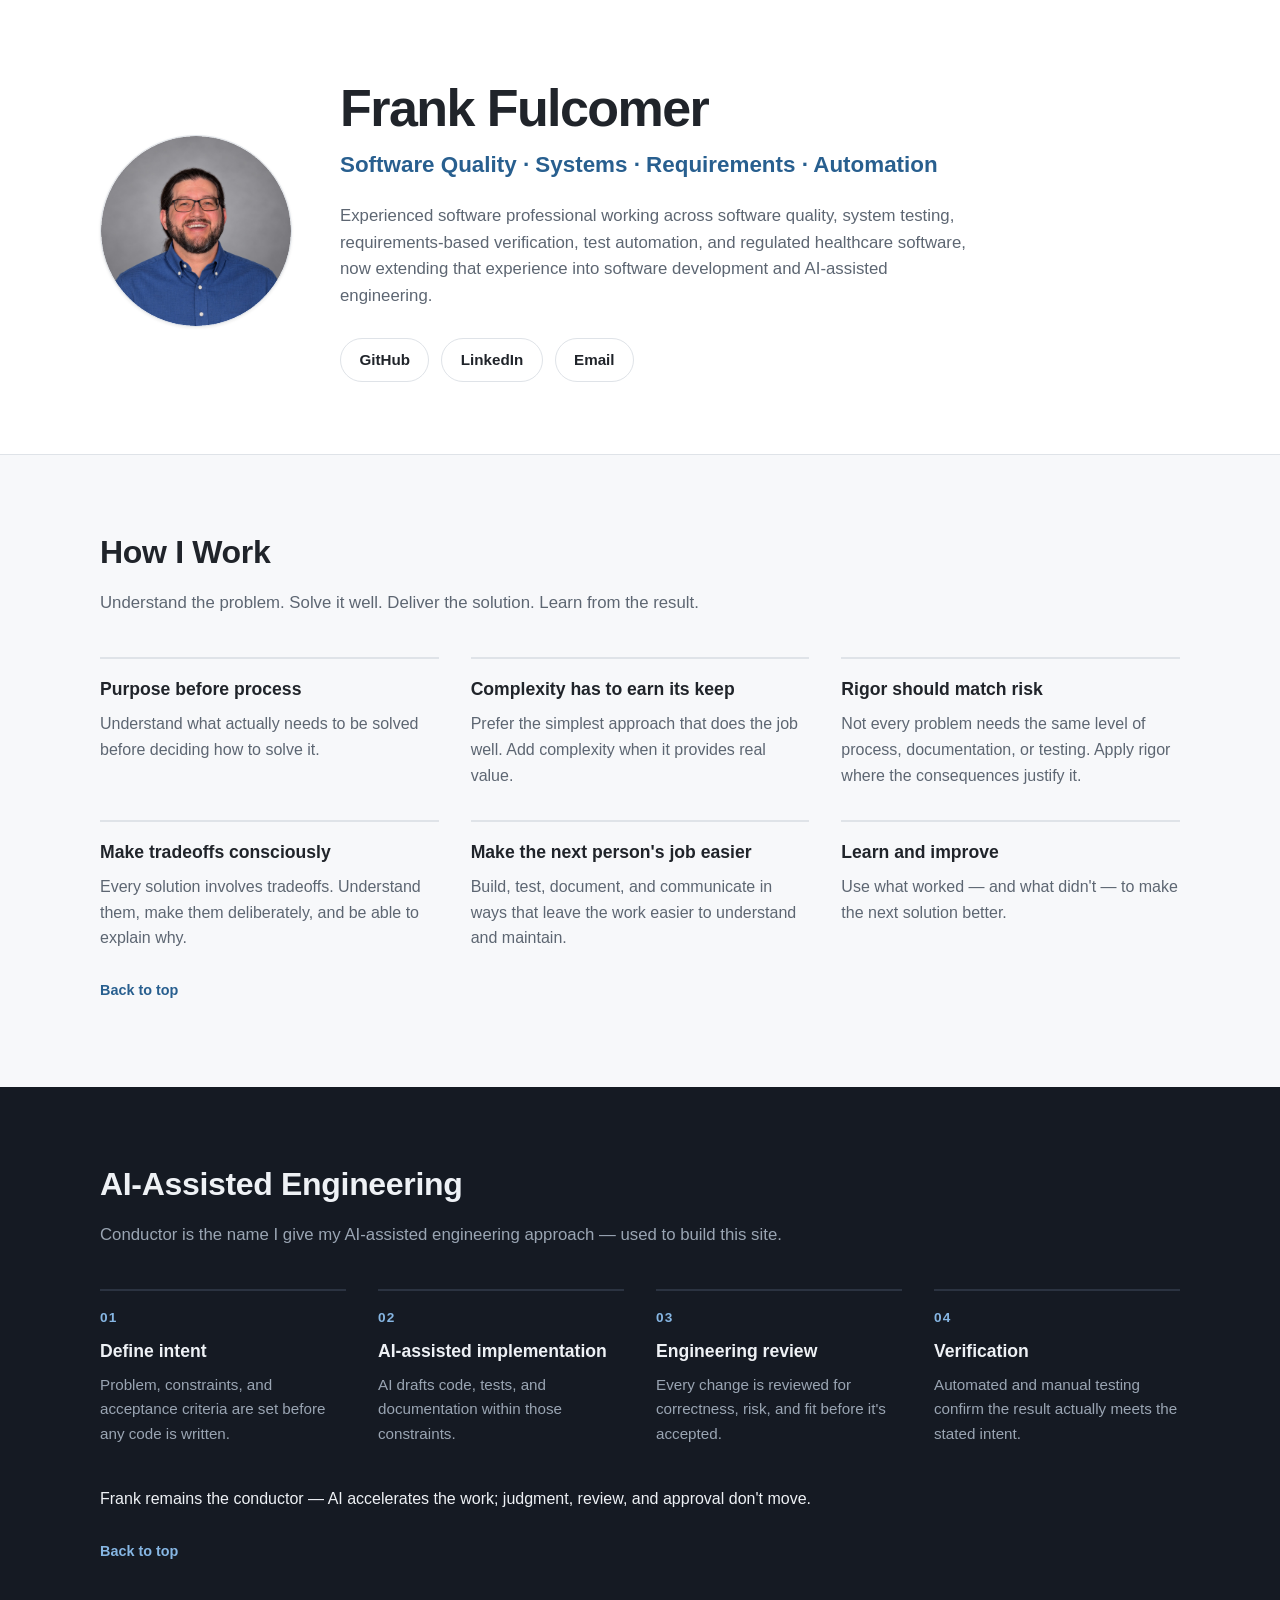
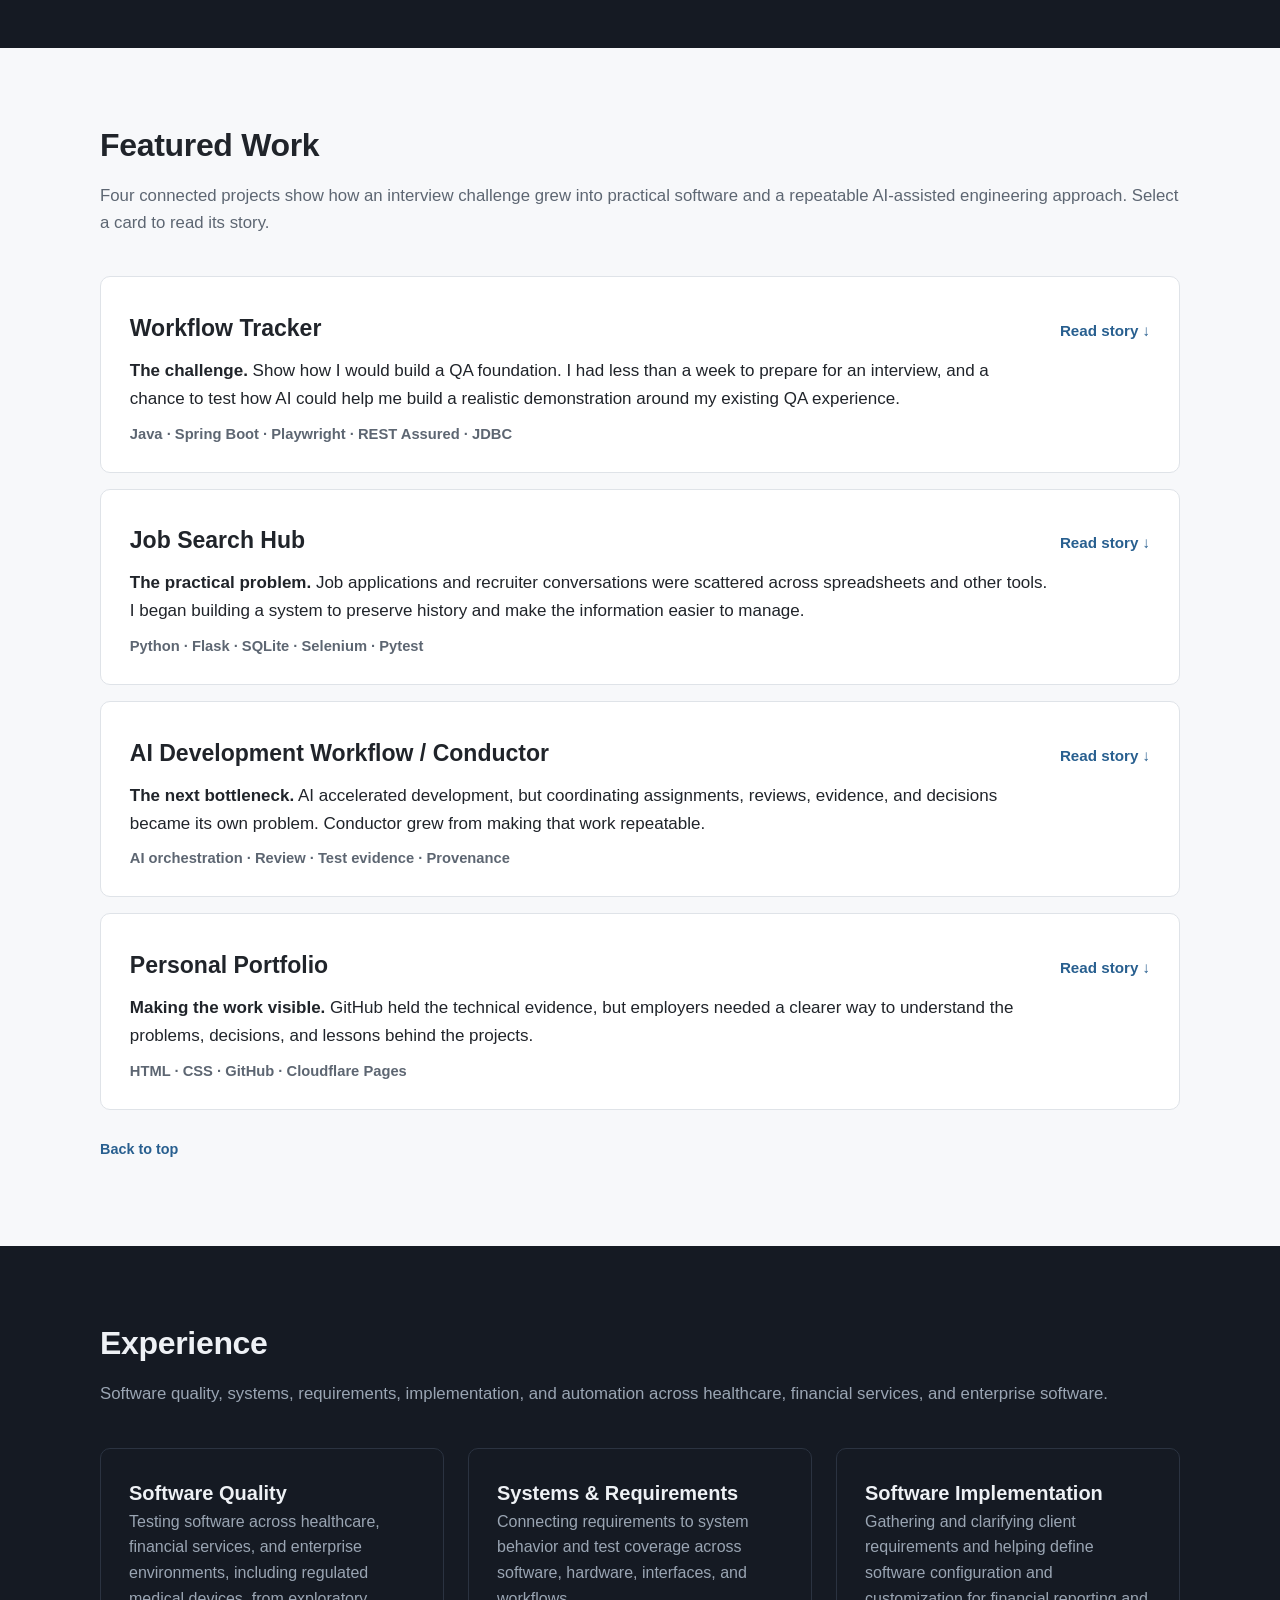
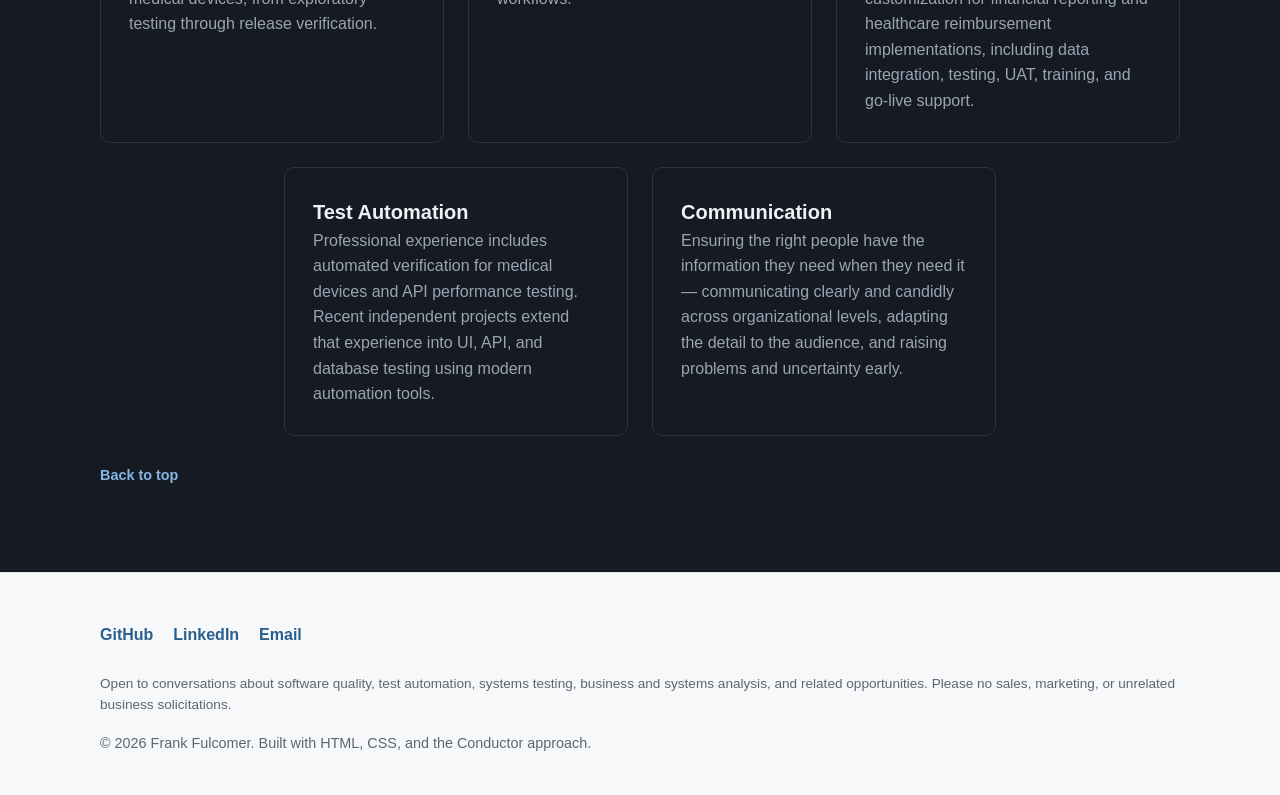
<file: index.html>
<!DOCTYPE html>
<html lang="en">
<head>
    <meta charset="UTF-8">
    <meta name="viewport" content="width=device-width, initial-scale=1.0">

    <title>Frank Fulcomer | Senior Software Quality Engineer</title>

    <meta
        name="description"
        content="Senior software quality engineer with regulated medical device testing, QA automation, and business systems analysis experience, now applying AI-assisted engineering."
    >

    <link rel="canonical" href="https://frankfulcomer.me/">
    <link rel="icon" type="image/png" href="favicon.png">
    <meta name="robots" content="index, follow">

    <script type="application/ld+json">
        {
            "@context": "https://schema.org",
            "@type": "Person",
            "name": "Frank Fulcomer",
            "url": "https://frankfulcomer.me/",
            "image": "https://frankfulcomer.me/favicon.png",
            "sameAs": [
                "https://github.com/frankfulcomer",
                "https://www.linkedin.com/in/frankfulcomer/"
            ],
            "jobTitle": "Senior Software Quality Engineer"
        }
    </script>

    <link rel="stylesheet" href="styles.css?v=efc245d">
<style>
/* Featured stories: self-contained styles so card layout is reliable */
#work .project-story-grid {display:grid;grid-template-columns:minmax(0,1fr);gap:1rem;align-items:start}
#work .project-card {display:block;min-width:0;border:1px solid var(--border);background:var(--surface);border-radius:10px;overflow:hidden}
#work .project-card[open] {border-color:#a6bccd}
#work .project-card summary {display:block;list-style:none;cursor:pointer;padding:1.6rem 1.8rem}
#work .project-card summary::-webkit-details-marker {display:none}
#work .project-card summary:focus-visible {outline:3px solid var(--accent);outline-offset:-5px}
#work .project-card-header {display:flex;align-items:baseline;justify-content:space-between;gap:1.5rem;flex-wrap:wrap}
#work .project-card-heading {font-size:1.25rem;font-weight:700;line-height:1.4}
#work .project-card-intro {display:block;margin:.8rem 0 .6rem;max-width:85ch;line-height:1.65}
#work .project-card .technology {display:block;margin:.3rem 0 0;color:var(--muted);font-size:.85rem}
#work .project-toggle {color:var(--accent);font-weight:600;font-size:.95rem;white-space:nowrap}
#work .when-open {display:none}
#work details[open] .when-open {display:inline}
#work details[open] .when-closed {display:none}
#work .project-story {display:block;border-top:1px solid var(--border);padding:1.5rem 1.8rem 1.8rem;max-width:none;margin:0}
#work .project-story h2 {font-size:1.35rem;margin:1.9rem 0 .55rem}
#work .project-story p {max-width:78ch;margin:0 0 1rem;line-height:1.7}
#work .project-story .facts {display:grid;grid-template-columns:repeat(3,minmax(0,1fr));gap:1rem;margin:1.5rem 0}
#work .project-story .facts div {border-top:2px solid var(--border);padding-top:.6rem}
#work .project-story .facts strong {display:block;font-size:1.4rem}
#work .project-story .facts span {color:var(--muted);font-size:.85rem}
#work .project-story-link {margin-top:2rem!important}
@media(max-width:680px){#work .project-card summary{padding:1.2rem}#work .project-story{padding:1.2rem}#work .project-story .facts{grid-template-columns:1fr}}

#work .project-collapse-bottom {display:inline-block;margin-top:1rem;padding:.5rem 0;border:0;background:transparent;color:var(--accent);font:inherit;font-weight:600;cursor:pointer}
#work .project-collapse-bottom:hover {text-decoration:underline}
#work .project-collapse-bottom:focus-visible {outline:2px solid var(--accent);outline-offset:3px}

#work .project-evidence, #work .story-facts {display:grid;grid-template-columns:repeat(3,minmax(0,1fr));gap:1.25rem;margin:.2rem 0 2rem}
#work .project-evidence>div, #work .story-facts>div {border-top:2px solid var(--border);padding-top:.7rem;min-width:0}
#work .project-evidence strong, #work .story-facts strong {display:block;font-size:1.35rem;line-height:1.3}
#work .project-evidence span, #work .story-facts span {display:block;color:var(--muted);font-size:.9rem;margin-top:.25rem}
@media(max-width:600px){#work .project-evidence, #work .story-facts {grid-template-columns:1fr;gap:.8rem}}
#work .test-breakdown{margin:2rem 0}#work .test-breakdown-grid{display:grid;grid-template-columns:repeat(2,minmax(0,1fr));gap:.75rem}#work .test-breakdown-item{padding:1rem;border:1px solid var(--border);border-radius:8px}#work .test-breakdown-item h3{font-size:1rem;margin:0 0 .25rem}#work .test-breakdown-item p{font-size:.9rem;color:var(--muted);margin:0 0 .5rem}#work .test-evidence{font-size:.85rem;font-weight:600}#work .test-note{color:var(--muted);font-size:.9rem}@media(max-width:650px){#work .test-breakdown-grid{grid-template-columns:1fr}}

/* Consistent, unshaded project cards with readable text in both states */
#work .project-card,
#work .project-card[open],
#work .project-card[open] summary {
  background: var(--surface);
}
#work .project-card[open] {
  box-shadow: none;
}
#work .project-card summary .project-card-intro {
  font-size: 1rem;
  line-height: 1.65;
}
#work .project-card summary .technology {
  font-size: .92rem;
}
#work .project-card .project-story {
  font-size: 1rem;
}
#work .project-card .project-story p {
  font-size: 1rem;
  line-height: 1.7;
}
#work .project-card .project-story .test-breakdown-item p,
#work .project-card .project-story .test-note,
#work .project-card .project-story .story-facts span {
  font-size: .94rem;
}

/* Give summaries and expanded stories proportional use of card width */
#work .project-card summary .project-card-intro {
  max-width: none;
  padding-right: clamp(1rem, 8vw, 7rem);
}
#work .project-card .project-story p {
  max-width: 100%;
}
#work .project-card .project-story > section,
#work .project-card .project-story .story-facts,
#work .project-card .project-story .facts,
#work .project-card .project-story .test-breakdown {
  max-width: none;
}
#work .project-card .project-story > section p {
  max-width: 100%;
}
@media (max-width: 680px) {
  #work .project-card summary .project-card-intro { padding-right: 0; }
}

/* Featured-work hierarchy: project identity above narrative subheadings */
#work .project-card-heading {font-size:1.44rem;line-height:1.35;font-weight:700}
#work .project-card summary .project-card-intro {font-size:1.0625rem;line-height:1.65}
#work .project-card .project-story h2 {font-size:1.1875rem;line-height:1.4;font-weight:600}
#work .project-card .project-story .test-breakdown h2 {font-size:1.1875rem;font-weight:600}

/* Real project evidence image */
.project-visual{margin:2rem 0 2.25rem;max-width:100%}.project-visual a{display:block;border:1px solid var(--border);border-radius:8px;overflow:hidden;background:var(--surface)}.project-visual img{display:block;width:100%;height:auto;object-fit:contain}.project-visual figcaption{margin-top:.7rem;font-size:.9rem;line-height:1.6;color:var(--muted)}.project-visual figcaption strong{color:var(--text)}.project-visual a:focus-visible{outline:3px solid var(--accent);outline-offset:3px}

/* Verified QA evidence: readable without knowing the test tools */
.qa-evidence-visual{margin:1.7rem 0 2rem;border:1px solid var(--border);border-radius:9px;overflow:hidden;background:#fff}.qa-evidence-head{display:flex;justify-content:space-between;gap:.8rem;align-items:baseline;padding:1rem 1.15rem;border-bottom:1px solid var(--border)}.qa-evidence-head strong{font-size:1rem}.qa-evidence-head span{font-size:.85rem;color:var(--muted)}.qa-evidence-layers{display:grid;grid-template-columns:repeat(3,minmax(0,1fr))}.qa-evidence-layers>div{padding:1.2rem 1rem;display:flex;flex-direction:column;gap:.35rem}.qa-evidence-layers>div+div{border-left:1px solid var(--border)}.qa-evidence-layers strong{font-size:2rem;line-height:1.1;color:var(--text)}.qa-evidence-layers b{font-size:.92rem}.qa-evidence-layers span{font-size:.83rem;line-height:1.5;color:var(--muted)}.qa-evidence-visual figcaption{padding:.8rem 1.15rem;border-top:1px solid var(--border);font-size:.85rem;line-height:1.55;color:var(--muted)}@media(max-width:620px){.qa-evidence-head{flex-direction:column;gap:.25rem}.qa-evidence-layers{grid-template-columns:1fr}.qa-evidence-layers>div+div{border-left:0;border-top:1px solid var(--border)}}
.project-visual-source{display:block;margin-top:.35rem}.project-visual figcaption .project-visual-source a{display:inline;border:0;border-radius:0;background:none;padding:0;overflow:visible;text-decoration:underline;text-underline-offset:2px}
/* Job Search Hub: documented verification architecture */
.hub-verification-visual{margin:1.7rem 0 2rem;border:1px solid var(--border);border-radius:9px;background:#fff;overflow:hidden}.hub-verification-title{display:flex;flex-wrap:wrap;align-items:baseline;justify-content:space-between;gap:.35rem 1rem;padding:1rem 1.15rem;border-bottom:1px solid var(--border)}.hub-verification-title strong{font-size:1rem}.hub-verification-title>span{font-size:.84rem;color:var(--muted)}.hub-verification-flow{display:flex;align-items:stretch;gap:.5rem;padding:1.2rem}.hub-verification-node{flex:1;min-width:0;display:flex;flex-direction:column;gap:.45rem;padding:1rem;border:1px solid var(--border);border-radius:7px;background:#fafbfd}.hub-verification-step{font-size:.72rem;font-weight:700;letter-spacing:.06em;color:#345b78}.hub-verification-node strong{font-size:.96rem;line-height:1.35}.hub-verification-node>span:last-child{font-size:.84rem;line-height:1.55;color:var(--muted)}.hub-verification-arrow{align-self:center;font-size:1.5rem;color:#58758a}.hub-verification-visual figcaption{padding:.9rem 1.15rem;border-top:1px solid var(--border);font-size:.88rem;line-height:1.6;color:var(--muted)}.hub-verification-visual figcaption a{display:inline;text-decoration:underline;text-underline-offset:2px}@media(max-width:700px){.hub-verification-flow{flex-direction:column}.hub-verification-arrow{transform:rotate(90deg)}}
</style>
<style>.project-visual figcaption a{display:inline;border:0;border-radius:0;background:none;overflow:visible;text-decoration:underline;text-underline-offset:2px}</style></head>

<body>
    <a class="skip-link" href="#main">Skip to main content</a>

    <header id="top" class="hero">
        <div class="container hero-inner">
            <img
                class="hero-photo"
                src="favicon.png"
                alt="Portrait of Frank Fulcomer"
                width="192"
                height="192"
            >

            <div class="hero-text">
                <h1>Frank Fulcomer</h1>
                <p class="title">Software Quality &middot; Systems &middot; Requirements &middot; Automation</p>

                <p class="intro">
                    Experienced software professional working across
                    software quality, system testing, requirements-based
                    verification, test automation, and regulated healthcare
                    software, now extending that experience into software
                    development and AI-assisted engineering.
                </p>

                <nav aria-label="Professional profiles" class="profile-nav">
                    <a href="https://github.com/frankfulcomer" target="_blank" rel="noopener noreferrer">GitHub</a>
                    <a href="https://www.linkedin.com/in/frankfulcomer/" target="_blank" rel="noopener noreferrer">LinkedIn</a>
                    <a href="mailto:frank.fulcomer@gmail.com">Email</a>
                </nav>
            </div>
        </div>
    </header>

    <main id="main">
        <section id="how-i-work" class="section" aria-labelledby="how-i-work-heading">
            <div class="container">
                <h2 id="how-i-work-heading">How I Work</h2>
                <p class="section-lede">
                    Understand the problem. Solve it well. Deliver the
                    solution. Learn from the result.
                </p>

                <ul class="principles-grid">
                    <li>
                        <h3>Purpose before process</h3>
                        <p>
                            Understand what actually needs to be solved
                            before deciding how to solve it.
                        </p>
                    </li>
                    <li>
                        <h3>Complexity has to earn its keep</h3>
                        <p>
                            Prefer the simplest approach that does the job
                            well. Add complexity when it provides real
                            value.
                        </p>
                    </li>
                    <li>
                        <h3>Rigor should match risk</h3>
                        <p>
                            Not every problem needs the same level of
                            process, documentation, or testing. Apply rigor
                            where the consequences justify it.
                        </p>
                    </li>
                    <li>
                        <h3>Make tradeoffs consciously</h3>
                        <p>
                            Every solution involves tradeoffs. Understand
                            them, make them deliberately, and be able to
                            explain why.
                        </p>
                    </li>
                    <li>
                        <h3>Make the next person's job easier</h3>
                        <p>
                            Build, test, document, and communicate in ways
                            that leave the work easier to understand and
                            maintain.
                        </p>
                    </li>
                    <li>
                        <h3>Learn and improve</h3>
                        <p>
                            Use what worked &mdash; and what didn't &mdash;
                            to make the next solution better.
                        </p>
                    </li>
                </ul>
                <p class="back-to-top">
                    <a href="#top">Back to top</a>
                </p>
            </div>
        </section>

        <section id="conductor" class="section section-dark" aria-labelledby="conductor-heading">
            <div class="container">
                <h2 id="conductor-heading">AI-Assisted Engineering</h2>
                <p class="section-lede">
                    Conductor is the name I give my AI-assisted engineering
                    approach &mdash; used to build this site.
                </p>

                <ol class="process-steps">
                    <li>
                        <span class="step-index">01</span>
                        <h3>Define intent</h3>
                        <p>
                            Problem, constraints, and acceptance criteria are
                            set before any code is written.
                        </p>
                    </li>
                    <li>
                        <span class="step-index">02</span>
                        <h3>AI-assisted implementation</h3>
                        <p>
                            AI drafts code, tests, and documentation within
                            those constraints.
                        </p>
                    </li>
                    <li>
                        <span class="step-index">03</span>
                        <h3>Engineering review</h3>
                        <p>
                            Every change is reviewed for correctness, risk,
                            and fit before it's accepted.
                        </p>
                    </li>
                    <li>
                        <span class="step-index">04</span>
                        <h3>Verification</h3>
                        <p>
                            Automated and manual testing confirm the result
                            actually meets the stated intent.
                        </p>
                    </li>
                </ol>

                <p class="process-note">
                    Frank remains the conductor &mdash; AI accelerates the
                    work; judgment, review, and approval don't move.
                </p>
                <p class="back-to-top">
                    <a href="#top">Back to top</a>
                </p>
            </div>
        </section>

        <section id="work" class="section" aria-labelledby="work-heading">
            <div class="container">
                <h2 id="work-heading">Featured Work</h2>
                <p class="section-lede">
                    Four connected projects show how an interview challenge grew into practical software and a repeatable AI-assisted engineering approach. Select a card to read its story.
                </p>

                <div class="project-grid project-story-grid">
<details class="project-card"><summary><span class="project-card-header"><span class="project-card-heading">Workflow Tracker</span><span class="project-toggle"><span class="when-closed">Read story ↓</span><span class="when-open">Collapse story ↑</span></span></span><span class="project-card-intro"><strong>The challenge.</strong> Show how I would build a QA foundation. I had less than a week to prepare for an interview, and a chance to test how AI could help me build a realistic demonstration around my existing QA experience.</span><span class="technology">Java &middot; Spring Boot &middot; Playwright &middot; REST Assured &middot; JDBC</span></summary><div class="project-story"><h2>The situation</h2>
<p>During an interview process for a QA role, I wanted to show how I would approach establishing QA practices and automation largely from the ground up. That work is bigger than a handful of test scripts: requirements, coverage, repeatable regression testing, and an approach a team can maintain.</p>
<p>I wanted to demonstrate how I would tackle that work. But a meaningful testing demonstration needs something realistic to test. Building an application, its documentation, and a testing system by hand would take more time than an interview proof of concept justified.</p>
<p>I brought years of experience in software quality, requirements analysis, system testing, and test design. What I didn't bring was extensive hands-on Java/Spring Boot application development experience, and parts of the automation stack were new to me. AI offered a way to bridge that implementation gap without treating unfamiliar syntax as the main problem to solve.</p>
<h2>The approach</h2>
<p>I used ChatGPT and Claude Code to help create a small workflow application: work items can be assigned to owners, edited, moved through defined statuses, and reviewed through their status history. The application was never the main deliverable. It was a controllable, realistic system against which to demonstrate QA engineering.</p>
<p>I directed the problem-solving, requirements, testing priorities, architectural choices, review, and validation. AI accelerated implementation, investigation, and documentation. The aim was not to automate every possible activity; it was to get useful evidence quickly and know whether to trust it.</p>
<p>The timeline was short. I committed the initial application and Playwright UI suite on September 10, 2026, then separated the black-box tests into their own repository and added CI on September 11. My next interview was less than a week away. I shared the initial proof of concept during the interview process and continued developing the project independently afterward. The capabilities below reflect the current repositories, not necessarily what existed at the time.</p>

<figure class="project-visual"><a href="workflow-tracker-application.png" target="_blank" rel="noopener noreferrer" aria-label="View full-size Workflow Tracker application screenshot"><img src="workflow-tracker-application.png" alt="Workflow Tracker application showing work items and a detail view with status history" width="1280" height="900" loading="lazy" decoding="async"></a><figcaption><strong>Workflow Tracker in use.</strong> The application provides real work-item and status-history behavior for independent UI, API, and database verification.  <span class="project-visual-source"><a href="workflow-tracker-application.png" target="_blank" rel="noopener noreferrer">View full-size image</a></span></figcaption></figure>
<h2>Making the behavior testable</h2>
<p>The project grew from a simple application idea into six lightweight user stories with numbered acceptance criteria, shared interface conventions, and explicit scope boundaries. Tests are mapped back to expected behavior, making it possible to discuss coverage in terms of requirements rather than just test counts.</p>
<p>Testing also improved the requirements. Exploring invalid owner identifiers, blank titles, and unassigned work items exposed behaviors that had not been specified. Those gaps became acceptance criteria before corresponding regression tests were added.</p>
<h2>Choosing the right kind of testing</h2>
<p>The QA system lives in its own repository and treats the application as a black box. Browser tests check user interaction and representative workflows. API tests check business rules and service responses. Read-only SQL checks verify what was actually persisted in the database—even when an application response appears correct.</p>
<p>Manual testing still has a place. An early set of 27 scripted manual cases was refined to six meaningful user workflows. Repetitive, deterministic checks moved to automation; open-ended questions moved to an exploratory testing charter. The goal was less duplicated effort, not less confidence.</p>
<figure class="qa-evidence-visual" aria-label="Workflow Tracker regression suite breakdown"><div class="qa-evidence-head"><strong>Independent regression suite</strong><span>30 automated tests · 3 verification layers</span></div><div class="qa-evidence-layers"><div><strong>18</strong><b>Browser / UI</b><span>Real user workflows and interface behavior</span></div><div><strong>6</strong><b>REST API</b><span>Service contracts and business rules</span></div><div><strong>6</strong><b>SQL / JDBC</b><span>Read-only verification of persisted state</span></div></div><figcaption>Each test maps to documented acceptance criteria. The suite runs independently of the application code and is integrated with <a href="https://github.com/frankfulcomer/workflow-tracker-tests/actions/workflows/ci.yml">GitHub Actions</a>. <a href="https://github.com/frankfulcomer/workflow-tracker-tests/blob/main/docs/traceability.md">Review test traceability</a>.</figcaption></figure>
<h2>Putting regression into the workflow</h2>
<p>GitHub Actions builds the application on changes to its main branch. After a successful build, it triggers the separate QA repository with the exact application commit identifier. The test workflow starts that revision of the application, runs the UI, API, and database tests, and saves reports and logs.</p>
<p>That separation matters: the tests don't rely on the application's internal classes, and the regression run is tied to the revision that triggered it—not whichever revision happens to be latest later.</p>
<figure class="project-visual"><a href="workflow-tracker-ci-history.png" target="_blank" rel="noopener noreferrer" aria-label="View full-size GitHub Actions CI run history"><img src="workflow-tracker-ci-history.png" alt="GitHub Actions CI run history for Workflow Tracker tests showing repeated successful executions alongside failures during development" width="945" height="740" loading="lazy" decoding="async"></a><figcaption><strong>Regression testing in practice.</strong> GitHub Actions runs the independent test suite as the project evolves. The history includes successful executions, failures investigated during development, and runs triggered by application changes. <span class="project-visual-source">Source: <a href="https://github.com/frankfulcomer/workflow-tracker-tests/actions/workflows/ci.yml">GitHub Actions workflow history</a></span> <span class="project-visual-source"><a href="workflow-tracker-ci-history.png" target="_blank" rel="noopener noreferrer">View full-size image</a></span></figcaption></figure>
<h2>What the failures taught me</h2>
<p>One browser test consistently passed locally and failed in CI. Rather than adding an arbitrary delay or weakening the assertion, I compared execution evidence and traced the problem to closely spaced form submissions and asynchronous handling. The test synchronization was corrected in the shared Page Object; the underlying application risk was recorded separately for future work.</p>
<p>Other findings were deliberately documented rather than immediately fixed, including an API error response that exposed an internal Java type. Not every discovery needs to become an unplanned change to the current scope.</p>
<h2>What I took away</h2>
<p>AI made it practical to move from an interview problem to a working QA demonstration despite limited familiarity with parts of the development stack. But speed alone was not the measure of success. Requirements still needed scrutiny, test results needed investigation, and the work needed boundaries.</p>
<p>For me, the lasting lesson is that AI can expand implementation capacity while experienced QA judgment determines what to build, what to verify, and when the evidence is good enough.</p>
<h2>Where it led</h2><p>After the interview, I continued developing Workflow Tracker to challenge myself with unfamiliar technologies and AI-assisted engineering. As the testing approach matured, I found a more immediate problem worth solving: managing my own job search more effectively. The next project, <a href="job-search-hub.html">Job Search Hub</a>, took those lessons into a practical application I could use.</p>
<div class="facts" aria-label="Project results"><div><strong>6</strong><span>Documented product stories</span></div><div><strong>30</strong><span>Automated regression tests</span></div><div><strong>3</strong><span>Independent verification layers</span></div></div><section class="test-breakdown" aria-label="Testing and verification"><h2>Testing and verification</h2><p class="test-note">Categories describe the kinds of checks used or planned; they are not additive test counts. Planned checks are identified explicitly.</p><div class="test-breakdown-grid"><div class="test-breakdown-item"><h3>UI / E2E</h3><p>Browser interactions and complete workflows</p><span class="test-evidence">Playwright automated</span></div><div class="test-breakdown-item"><h3>API</h3><p>Endpoints, contracts, and business rules</p><span class="test-evidence">REST Assured automated</span></div><div class="test-breakdown-item"><h3>Database</h3><p>Persistence, integrity, and history</p><span class="test-evidence">Read-only SQL checks</span></div><div class="test-breakdown-item"><h3>Manual / Exploratory</h3><p>Human-led workflows, investigations, and charters</p><span class="test-evidence">6 workflows and exploratory charter</span></div></div></section>
<p class="project-story-link"><a href="workflow-tracker.html">Open full project page ↗</a></p><button type="button" class="project-collapse-bottom" onclick="const d=this.closest('details');d.open=false;d.querySelector('summary').focus({preventScroll:true});d.scrollIntoView({behavior:window.matchMedia('(prefers-reduced-motion: reduce)').matches?'instant':'smooth',block:'start'})">↑ Collapse story</button></div></details>
<details class="project-card"><summary><span class="project-card-header"><span class="project-card-heading">Job Search Hub</span><span class="project-toggle"><span class="when-closed">Read story ↓</span><span class="when-open">Collapse story ↑</span></span></span><span class="project-card-intro"><strong>The practical problem.</strong> Job applications and recruiter conversations were scattered across spreadsheets and other tools. I began building a system to preserve history and make the information easier to manage.</span><span class="technology">Python &middot; Flask &middot; SQLite &middot; Selenium &middot; Pytest</span></summary><div class="project-story"><section><h2>The situation</h2><p>My job search had become a project of its own. Applications, recruiter conversations, job descriptions, compensation details, and follow-ups were spread across job boards, email, and increasingly complicated spreadsheets. The spreadsheet was useful, but I was spending more time maintaining the information than I wanted—and it was too easy for important history to disappear behind a single current-status cell.</p><p>I had just used Workflow Tracker to challenge myself with AI-assisted development and test automation. This time, instead of inventing a system to test, I already had a real problem. I wanted to see whether I could turn that need into software I would actually use, while applying the same discipline I had spent years bringing to other people's products.</p></section>
<section><h2>The approach</h2><p>The tempting version of Job Search Hub would do everything: collect openings, score matches, track recruiters, manage interviews, and automate follow-up. I deliberately did not start there. The first boundary was simpler: once I submit an application, I need to record it accurately and understand what happens afterward.</p><p>That choice gave Phase 1 a concrete purpose. It needed to capture the employer, position, application date, original posting, location, compensation, and source; preserve status changes; and make records easy to find again. Prospecting, automated discovery, and AI job evaluation could wait. Deferring them was a product decision, not an admission that the idea lacked ambition.</p></section><figure class="project-visual"><a href="job-hub-applications.png" target="_blank" rel="noopener noreferrer" aria-label="View full-size Job Search Hub screenshot"><img src="job-hub-applications.png" alt="Job Search Hub applications list populated with five fictional job applications, including company, job title, location, application date, and current status" width="1270" height="1279" loading="lazy" decoding="async"></a><figcaption><strong>Applications at a glance.</strong> Five fictional records in an isolated demonstration database show how job details and current status can be reviewed together. These are not real job applications.  <span class="project-visual-source"><a href="job-hub-applications.png" target="_blank" rel="noopener noreferrer">View full-size image</a></span></figcaption></figure>
<section><h2>Where development stands</h2><p>Job Search Hub is still early in development. The initial application-recording workflow, relational data model, and independent browser testing provide a working foundation, not a finished job-search platform. There is considerably more I want it to do.</p><p>Recently, I have spent more time getting this portfolio published and building the development infrastructure and AI-assisted workflow that will support the larger Job Search Hub effort. That work has taken priority over adding application features for now. The goal is to return to the project with a clearer way to plan, implement, test, and review changes as its scope grows.</p></section><section><h2>Designing for useful history</h2><p>One of the first design questions was whether I was simply recreating a spreadsheet in a browser. If each application were just one row with a status field, the new interface would not solve the underlying problem. An application can move from submitted to screening to interviewing and beyond. Those changes have dates, context, and sometimes notes worth preserving.</p><p>I used a relational SQLite model to distinguish applications, companies, locations, sources, and status history. Company headquarters is not necessarily the job location. The date I applied is not necessarily the effective date of a later status. Compensation amounts need a basis to mean anything. These distinctions are easy to overlook in a quick prototype; they become important when the information is used for filtering, reporting, or understanding past decisions.</p></section><figure class="project-visual"><a href="job-hub-northstar-history.png" target="_blank" rel="noopener noreferrer" aria-label="View full-size Job Search Hub screenshot"><img src="job-hub-northstar-history.png" alt="Fictional Northstar Systems status history showing applied, screening, and interviewing events with effective dates and notes" width="772" height="370" loading="lazy" decoding="async"></a><figcaption><strong>History, not just a status field.</strong> This fictional Northstar Systems record preserves the progression from applied to screening to interviewing, including effective dates and notes. The screenshot uses demonstration data.  <span class="project-visual-source"><a href="job-hub-northstar-history.png" target="_blank" rel="noopener noreferrer">View full-size image</a></span></figcaption></figure>
<section><h2>Verifying what actually persisted</h2><p>The application has its own tests, but I also wanted independent system-level evidence. I created a separate Selenium and Pytest repository that interacts with Job Search Hub through a real Chrome browser. It does not import the application's business logic or reach into its implementation to manufacture a passing result.</p><p>Isolation became a particularly important design decision. Each application test starts its own Flask process against a fresh, disposable SQLite database. It never touches my real job-search records. When a test creates an application, it checks the user-visible result and can query that same temporary database read-only to confirm the record and initial status-history entry actually exist. A status-change test checks that the new event was added without losing the old one. A screen that looks correct is not always proof that the underlying data is correct.</p></section><figure class="hub-verification-visual" aria-label="Job Search Hub independent verification workflow"><div class="hub-verification-title"><strong>One test, independently verified</strong><span>Isolated application and data for every test</span></div><div class="hub-verification-flow"><div class="hub-verification-node"><span class="hub-verification-step">1 · ACT</span><strong>Chrome + Selenium</strong><span>Submit an application or change its status through the real interface</span></div><span class="hub-verification-arrow" aria-hidden="true">→</span><div class="hub-verification-node"><span class="hub-verification-step">2 · RUN</span><strong>Disposable Flask instance</strong><span>Start the application with a fresh SQLite database</span></div><span class="hub-verification-arrow" aria-hidden="true">→</span><div class="hub-verification-node"><span class="hub-verification-step">3 · VERIFY</span><strong>UI + read-only SQL</strong><span>Confirm both the visible result and persisted status history</span></div></div><figcaption><strong>Why it matters:</strong> A correct-looking screen is not proof that the right data was saved. Each test uses its own temporary database, never the real job-search records. <a href="https://github.com/frankfulcomer/job-search-hub-tests">Inspect the independent test repository</a>.</figcaption></figure>
<figure class="project-visual"><a href="job-hub-ci-history.png?v=961bf8b" target="_blank" rel="noopener noreferrer" aria-label="View full-size Job Search Hub application CI history"><img src="job-hub-ci-history.png?v=961bf8b" alt="GitHub Actions history for the Job Search Hub application, including a successful run for isolated database support" width="1300" height="545" loading="lazy" decoding="async"></a><figcaption><strong>Application CI evidence.</strong> This captured GitHub Actions history belongs to the application repository, whose CI runs Pytest. It includes the change adding isolated database support. The separate Selenium and read-only SQL suite is documented in the <a href="https://github.com/frankfulcomer/job-search-hub-tests">independent test repository</a>; it does not yet have CI. <a href="https://github.com/frankfulcomer/job-search-hub/actions">Inspect application CI</a>.  <span class="project-visual-source"><a href="job-hub-ci-history.png?v=961bf8b" target="_blank" rel="noopener noreferrer">View full-size image</a></span></figcaption></figure><section><h2>Choosing meaningful coverage</h2><p>The browser suite covers selected workflows such as application creation, status history, and validation. It is not intended to duplicate every lower-level validation test, and it does not yet cover every Phase 1 scenario. Exhaustive filtering, duplicate-warning behavior, and archive/restore remain examples of work that can be added deliberately rather than pretending that a small suite proves everything.</p><p>This reflects how I approach QA professionally: choose the right level for each question, make test data trustworthy, and avoid repeating the same assertion through three layers merely to increase a test count. The objective is confidence in behavior, not a large-looking automation report.</p></section>
<section><h2>What I took away — and where it led</h2><p>Job Search Hub changed the stakes of my experiment. I was no longer asking only whether AI could help me build unfamiliar software. I was asking whether the result could remain understandable, maintainable, and trustworthy as requirements evolved. That meant paying attention to decisions, test evidence, and the cost of changing direction.</p><p>It also exposed a new problem. Coordinating AI assistance across planning, implementation, review, and testing required repeated context handoffs and careful tracking of what had actually been verified. Solving that problem became the next project: <a href="conductor.html">Conductor</a>.</p></section><div class="story-facts" aria-label="Project results"><div><strong>2</strong><span>Application and test repositories</span></div><div><strong>1</strong><span>Fresh database per browser test</span></div><div><strong>UI + SQL</strong><span>Behavior and persistence checked</span></div></div><section class="test-breakdown" aria-label="Product and quality evidence"><h2>Product and quality evidence</h2><p class="test-note">How the application preserves useful information and how its behavior is verified.</p><div class="test-breakdown-grid"><div class="test-breakdown-item"><h3>Application records</h3><p>Employer, role, source, compensation, and location</p><span class="test-evidence">Structured information captured after applying</span></div><div class="test-breakdown-item"><h3>Status history</h3><p>Changes preserved instead of overwritten</p><span class="test-evidence">Effective dates and prior status retained</span></div><div class="test-breakdown-item"><h3>Browser automation</h3><p>User workflows exercised in Chrome</p><span class="test-evidence">Separate Selenium / Pytest repository</span></div><div class="test-breakdown-item"><h3>Persistence checks</h3><p>Verify the data behind the screen</p><span class="test-evidence">Isolated SQLite database and read-only queries</span></div></div></section><p class="project-story-link"><a href="job-search-hub.html">Open full project page ↗</a></p><button type="button" class="project-collapse-bottom" onclick="const d=this.closest('details');d.open=false;d.querySelector('summary').focus({preventScroll:true});d.scrollIntoView({behavior:window.matchMedia('(prefers-reduced-motion: reduce)').matches?'instant':'smooth',block:'start'})">↑ Collapse story</button></div></details>
<details class="project-card"><summary><span class="project-card-header"><span class="project-card-heading">AI Development Workflow / Conductor</span><span class="project-toggle"><span class="when-closed">Read story ↓</span><span class="when-open">Collapse story ↑</span></span></span><span class="project-card-intro"><strong>The next bottleneck.</strong> AI accelerated development, but coordinating assignments, reviews, evidence, and decisions became its own problem. Conductor grew from making that work repeatable.</span><span class="technology">AI orchestration &middot; Review &middot; Test evidence &middot; Provenance</span></summary><div class="project-story"><section><h2>The situation</h2><p>Workflow Tracker showed me that AI could help me build a credible demonstration with technologies I did not use every day. Job Search Hub raised the bar: now I had a product with real requirements, persistent data, automated tests, and a reason to keep improving it. The faster implementation became, the more noticeable the coordination work became.</p><p>A model could propose a solution, another could implement it, and a third could critique it. But someone still had to carry requirements between them, explain what was authorized, determine which tests actually ran, and preserve the decisions that would matter a week later. Copying conversations between tools was not a sustainable engineering process.</p></section>
<section><h2>The approach</h2><p>I started treating AI collaboration less like asking one assistant to do everything and more like coordinating a small team with defined responsibilities. That is where the name Conductor came from. I set the direction, constraints, priorities, and acceptance boundaries. AI assists with analysis, planning, implementation, debugging, and review—but I remain accountable for what is built and what is accepted.</p><p>The distinction matters because an AI assistant can sound convincing while being wrong, can make a locally sensible change that violates a requirement, or can describe tests it did not independently execute. Experience in QA has made me particularly reluctant to confuse a plausible explanation with verified behavior.</p></section><figure class="conductor-evidence" style="margin:1.6rem 0 2.4rem"><a href="conductor-workflow.png" target="_blank" rel="noopener noreferrer"><img src="conductor-workflow.png" alt="Conductor workflow diagram showing bounded delegation, independent review, traceability, and human decision points." loading="lazy" style="display:block;width:100%;height:auto;border:1px solid #d8dee6;border-radius:8px"></a><figcaption style="font-size:.9rem;color:#526071;margin-top:.65rem">A working model of how scoped assignments, implementation, review, and human decisions connect. <span class="project-visual-source"><a href="conductor-workflow.png" target="_blank" rel="noopener noreferrer">View full-size image</a></span></figcaption></figure>
<section><h2>Separating implementation from verification</h2><p>The workflow evolved toward an orchestration role that prepares bounded assignments and reviews results, while Claude Code performs delegated implementation or debugging. Codex can inspect the changes, run independent checks, and bring consequential decisions back to me. The roles are useful precisely because they are not interchangeable: the implementer's own success report is not the final evidence of correctness.</p><p>One of the principles captured in the project is: <strong>scripts establish facts; AI interprets facts; humans grant authority.</strong> A script can record the command that ran, its exit status, and the files that changed. AI can help interpret that evidence and identify what still needs scrutiny. Neither a passing test nor an AI recommendation automatically authorizes accepting a risk, changing requirements, committing, or publishing.</p></section><figure class="conductor-evidence" style="margin:1.6rem 0 2.4rem"><a href="conductor-verification.png" target="_blank" rel="noopener noreferrer"><img src="conductor-verification.png" alt="Conductor verification case study showing a failed intermediate correction and independent review evidence." loading="lazy" style="display:block;width:100%;height:auto;border:1px solid #d8dee6;border-radius:8px"></a><figcaption style="font-size:.9rem;color:#526071;margin-top:.65rem">A documented correction cycle: independent checks exposed a problem before acceptance. <span class="project-visual-source"><a href="conductor-verification.png" target="_blank" rel="noopener noreferrer">View full-size image</a></span></figcaption></figure>
<section><h2>Making the work traceable</h2><p>As sessions grew longer, I found that important reasoning could disappear into a transcript. A decision made after comparing alternatives might be forgotten while a polished summary made the work look simpler than it was. Conductor's Python-based bridge therefore records scoped assignments, execution artifacts, source changes, test results, and review material so there is a usable trail behind the outcome.</p><p>That record has limits. The bridge can preserve its own delegated runs, but it does not automatically capture every surrounding ChatGPT conversation. Missing source material should be disclosed, not reconstructed as if it were verbatim. Raw transcripts may also contain private context and stay private; the enduring conclusions belong in concise requirements, architecture, test strategy, and decision records.</p></section>
<section><h2>Keeping authority and scope clear</h2><p>The process explicitly separates read-only investigation from authorized implementation. It does not allow a requirement to be silently rewritten simply because a test fails. Reviewing a change is not the same as authorizing a commit, and committing is not the same as approving a push or deployment. These are small distinctions until a delegated tool crosses one of them.</p><p>At the same time, I do not want a ceremonial framework that consumes more energy than it saves. I use an 'enough' principle: enough structure to preserve intent and verify the result, but no extra tooling or documentation without a clear benefit. The workflow must earn its place through actual use.</p></section><figure class="conductor-evidence" style="margin:1.6rem 0 2.4rem"><a href="conductor-approval-boundaries.png" target="_blank" rel="noopener noreferrer"><img src="conductor-approval-boundaries.png" alt="Conductor approval matrix distinguishing delegated work from human-controlled acceptance, commits, and publishing." loading="lazy" style="display:block;width:100%;height:auto;border:1px solid #d8dee6;border-radius:8px"></a><figcaption style="font-size:.9rem;color:#526071;margin-top:.65rem">Approval boundaries distinguish work AI can perform from decisions reserved for the engineer. <span class="project-visual-source"><a href="conductor-approval-boundaries.png" target="_blank" rel="noopener noreferrer">View full-size image</a></span></figcaption></figure>
<section><h2>What I took away</h2><p>Conductor grew out of practical frustrations rather than a plan to invent an AI methodology. It is still being tested and refined, including through the work of building this portfolio. Some parts are implemented tools; others are operating rules and habits that need continued validation.</p><p>The larger lesson connects directly to my QA background. Faster implementation does not remove the need for judgment; it increases the value of knowing what to ask, what evidence to trust, and when to stop.</p></section><div class="story-facts" aria-label="Project results"><div><strong>3</strong><span>Defined responsibility areas</span></div><div><strong>Run records</strong><span>Changes and test evidence captured</span></div><div><strong>Approval</strong><span>Human-controlled acceptance</span></div></div><section class="test-breakdown" aria-label="Workflow evidence"><h2>Workflow evidence</h2><p class="test-note">The capabilities and safeguards that make delegated work reviewable.</p><div class="test-breakdown-grid"><div class="test-breakdown-item"><h3>Bounded assignments</h3><p>Keep implementation work tied to an authorized task</p><span class="test-evidence">Explicit scope and responsibilities</span></div><div class="test-breakdown-item"><h3>Independent review</h3><p>Separate creating changes from evaluating them</p><span class="test-evidence">Review is a distinct responsibility</span></div><div class="test-breakdown-item"><h3>Execution records</h3><p>Preserve what changed and which checks ran</p><span class="test-evidence">Evidence and decisions kept for follow-up</span></div><div class="test-breakdown-item"><h3>Human authority</h3><p>Keep acceptance and publication under engineer control</p><span class="test-evidence">Approval required for consequential actions</span></div></div></section><p class="project-story-link"><a href="conductor.html">Open full project page ↗</a></p><button type="button" class="project-collapse-bottom" onclick="const d=this.closest('details');d.open=false;d.querySelector('summary').focus({preventScroll:true});d.scrollIntoView({behavior:window.matchMedia('(prefers-reduced-motion: reduce)').matches?'instant':'smooth',block:'start'})">↑ Collapse story</button></div></details>
<details class="project-card"><summary><span class="project-card-header"><span class="project-card-heading">Personal Portfolio</span><span class="project-toggle"><span class="when-closed">Read story ↓</span><span class="when-open">Collapse story ↑</span></span></span><span class="project-card-intro"><strong>Making the work visible.</strong> GitHub held the technical evidence, but employers needed a clearer way to understand the problems, decisions, and lessons behind the projects.</span><span class="technology">HTML &middot; CSS &middot; GitHub &middot; Cloudflare Pages</span></summary><div class="project-story"><section><h2>The situation</h2><p>I had started publishing projects on GitHub to demonstrate that my software quality experience was extending into development and modern automation. The repositories contained code, requirements, tests, and engineering notes. But I kept returning to a basic problem: someone considering me for a role might never get far enough into a repository to understand why the work mattered.</p><p>A recruiter, business analyst, QA lead, and developer may all look at the same project for different reasons. The recruiter wants to understand my capabilities. The QA lead wants to see how I think about evidence and risk. The developer may want to inspect architecture and code. I needed a place that welcomed all of them without reducing the projects to technology badges.</p><p>Before this project, I had never purchased a personal domain or arranged website hosting. Building a professional portfolio meant learning the setup as well as creating the site, and using that unfamiliar technology to deliver something useful while my job search was active.</p></section>
<section><h2>The approach</h2><p>That became the central content decision. Each project should begin with a recognizable problem, explain the approach and important choices, and then offer deeper technical detail. The GitHub repositories remain the source of evidence. The portfolio provides the context that makes someone interested enough to open them.</p><p>Within hours of deciding I needed a professional portfolio, I had purchased domains, configured DNS and Cloudflare Pages, connected GitHub, and published an initial version. I chose static HTML and CSS because they met the requirements with little infrastructure to maintain. The first release needed to be presentable and informative; it did not need to be a finished product before anyone could see it.</p><p>AI accelerated the unfamiliar setup and implementation. I retained responsibility for the architecture, scope, decisions, and acceptance of the work. That made it practical to learn while delivering, without treating a convincing suggestion as a verified result.</p><p>Publishing gave me a useful starting point for improving the content, presentation, accessibility, and supporting evidence through review. A successful deployment confirms that a version was published; it does not establish that the site is usable, accessible, or correct. Those qualities still need their own checks.</p></section>
<section><h2>Choosing the right-sized architecture</h2><p>I could have built the site with a modern frontend framework, a content management system, or a backend service. None was necessary for the first goal. Static HTML and CSS, versioned in GitHub and deployed through Cloudflare Pages, offered a straightforward way to publish quickly with little infrastructure to maintain.</p><p>That choice was not about avoiding engineering. It was about applying engineering judgment to scope. The site still needs responsive behavior, accessible navigation, clear content hierarchy, sensible metadata, secure hosting, and reliable updates. A small technology stack does not excuse poor quality; it simply reduces the number of moving parts.</p></section><figure class="project-visual"><a href="portfolio-cloudflare-deployment.png" target="_blank" rel="noopener noreferrer" aria-label="View full-size a small publishing pipeline image"><img src="portfolio-cloudflare-deployment.png" alt="GitHub check showing Cloudflare Pages successfully deployed portfolio commit 87f9f96" width="1280" height="467" loading="lazy" decoding="async"></a><figcaption><strong>A small publishing pipeline.</strong> Cloudflare Pages reported a successful deployment from GitHub. Deployment success is separate from verification of site quality. <span class="project-visual-source"><a href="portfolio-cloudflare-deployment.png" target="_blank" rel="noopener noreferrer">View full-size image</a></span></figcaption></figure>
<section><h2>Designing for different readers</h2><p>I wanted the visual impression to be mature, approachable, and technically current without looking like a flashy developer template. The design favors light surfaces, readable typography, whitespace, and a recognizable professional photograph. GitHub and LinkedIn are easy to reach, while the project pages let interested readers go deeper.</p><p>The same principle shaped the writing. I have years of experience in quality engineering, requirements, regulated software, and cross-functional work. My newer development projects should complement that history, not pretend I have spent decades as a Java or Python application developer. The portfolio needs to be confident about what I know and transparent about what I am learning.</p></section><figure class="project-visual"><a href="portfolio-homepage-design.png" target="_blank" rel="noopener noreferrer" aria-label="View full-size professional presentation image"><img src="portfolio-homepage-design.png" alt="Portfolio homepage with professional portrait, engineering focus, and GitHub, LinkedIn, and email navigation" width="1248" height="449" loading="lazy" decoding="async"></a><figcaption><strong>Professional presentation.</strong> The live homepage introduces my background and gives readers direct access to professional profiles. <span class="project-visual-source"><a href="portfolio-homepage-design.png" target="_blank" rel="noopener noreferrer">View full-size image</a></span></figcaption></figure>
<section><h2>Making quality part of the site</h2><p>I documented responsive design and mainstream browser support as release expectations, including usable reflow down to 320 CSS pixels. Semantic structure, keyboard navigation, focus visibility, and readable layouts are part of the work, not decorative finishing touches. Those targets need to be checked and refined as the site evolves; a written requirement is not the same as a completed validation result.</p><p>The project also provides a practical setting for the Conductor approach. AI can help produce pages and suggest changes, but the content, technical claims, visual acceptance, and decision to publish still need human judgment. The site is public, so inaccurate wording or a broken link is more than an internal development inconvenience.</p></section><figure class="project-visual"><a href="portfolio-responsive-project-navigation.png" target="_blank" rel="noopener noreferrer" aria-label="View full-size responsive project navigation image"><img src="portfolio-responsive-project-navigation.png" alt="Desktop and 375-pixel mobile viewport captures showing Featured Work cards and project-story navigation reflowing" width="1653" height="730" loading="lazy" decoding="async"></a><figcaption><strong>Responsive project navigation.</strong> Actual desktop and mobile viewport captures show project stories reflowing. Viewport checks supplement physical-device and accessibility testing. <span class="project-visual-source"><a href="portfolio-responsive-project-navigation.png" target="_blank" rel="noopener noreferrer">View full-size image</a></span></figcaption></figure>
<section><h2>What I took away</h2><p>One of the hardest choices in a personal project is deciding when there is enough. It would be easy to spend weeks refining a page that no employer can yet see. Instead, I chose to put four connected project stories in place and improve them through review. That makes the site useful now while leaving room for real screenshots, diagrams, stronger test evidence, and more detailed case studies later.</p><p>The portfolio completes a useful loop: Workflow Tracker tested my abilities, Job Search Hub addressed a real need, Conductor emerged from the challenge of coordinating the work, and this site applies those lessons to communicating the results. The guiding principle is simple: <strong>right-sized today, extensible tomorrow.</strong></p></section><div class="story-facts" aria-label="Project results"><div><strong>4</strong><span>Published project stories</span></div><div><strong>4</strong><span>Linked source repositories or project entry points</span></div><div><strong>Static</strong><span>Versioned, deployable site</span></div></div><section class="test-breakdown" aria-label="Publication and quality evidence"><h2>Publication and quality evidence</h2><p class="test-note">How the site makes the work accessible and verifiable.</p><div class="test-breakdown-grid"><div class="test-breakdown-item"><h3>Four project stories</h3><p>Connect problems, decisions, and lessons</p><span class="test-evidence">Published case studies</span></div><div class="test-breakdown-item"><h3>Source access</h3><p>Let technical readers inspect the implementation</p><span class="test-evidence">GitHub repositories linked</span></div><div class="test-breakdown-item"><h3>Responsive presentation</h3><p>Keep stories readable across screen sizes</p><span class="test-evidence">Layouts designed to reflow</span></div><div class="test-breakdown-item"><h3>Quality checks</h3><p>Review content, navigation, and accessibility</p><span class="test-evidence">Ongoing checks; not a certification</span></div></div></section><p class="project-story-link"><a href="personal-portfolio.html">Open full project page ↗</a></p><button type="button" class="project-collapse-bottom" onclick="const d=this.closest('details');d.open=false;d.querySelector('summary').focus({preventScroll:true});d.scrollIntoView({behavior:window.matchMedia('(prefers-reduced-motion: reduce)').matches?'instant':'smooth',block:'start'})">↑ Collapse story</button></div></details>
</div>
<p class="back-to-top">
                    <a href="#top">Back to top</a>
                </p>
            </div>
        </section>

        <section id="experience" class="section section-dark" aria-labelledby="experience-heading">
            <div class="container">
                <h2 id="experience-heading">Experience</h2>
                <p class="section-lede">
                    Software quality, systems, requirements, implementation,
                    and automation across healthcare, financial services,
                    and enterprise software.
                </p>

                <div class="experience-grid">
                    <article>
                        <h3>Software Quality</h3>
                        <p>
                            Testing software across healthcare, financial
                            services, and enterprise environments, including
                            regulated medical devices, from exploratory testing
                            through release verification.
                        </p>
                    </article>

                    <article>
                        <h3>Systems &amp; Requirements</h3>
                        <p>
                            Connecting requirements to system behavior and
                            test coverage across software, hardware,
                            interfaces, and workflows.
                        </p>
                    </article>

                    <article>
                        <h3>Software Implementation</h3>
                        <p>
                            Gathering and clarifying client
                            requirements and helping define software
                            configuration and customization for financial
                            reporting and healthcare reimbursement
                            implementations, including data integration,
                            testing, UAT, training, and go-live support.
                        </p>
                    </article>

                    <article>
                        <h3>Test Automation</h3>
                        <p>
                            Professional experience includes automated
                            verification for medical devices and API
                            performance testing. Recent independent projects
                            extend that experience into UI, API, and database
                            testing using modern automation tools.
                        </p>
                    </article>

                    <article>
                        <h3>Communication</h3>
                        <p>
                            Ensuring the right people have the information
                            they need when they need it &mdash; communicating
                            clearly and candidly across organizational
                            levels, adapting the detail to the audience, and
                            raising problems and uncertainty early.
                        </p>
                    </article>
                </div>
                <p class="back-to-top">
                    <a href="#top">Back to top</a>
                </p>
            </div>
        </section>
    </main>

    <footer>
        <div class="container footer-inner">
            <nav aria-label="Footer navigation">
                <a href="https://github.com/frankfulcomer" target="_blank" rel="noopener noreferrer">GitHub</a>
                <a href="https://www.linkedin.com/in/frankfulcomer/" target="_blank" rel="noopener noreferrer">LinkedIn</a>
                <a href="mailto:frank.fulcomer@gmail.com">Email</a>
            </nav>
            <p class="footer-contact-note">
                Open to conversations about software quality, test
                automation, systems testing, business and systems
                analysis, and related opportunities. Please no sales, marketing, or unrelated
                business solicitations.
            </p>
            <p class="footer-note">
                &copy; 2026 Frank Fulcomer. Built with HTML, CSS, and the
                Conductor approach.
            </p>
        </div>
    </footer>
</body>
</html>
</file>
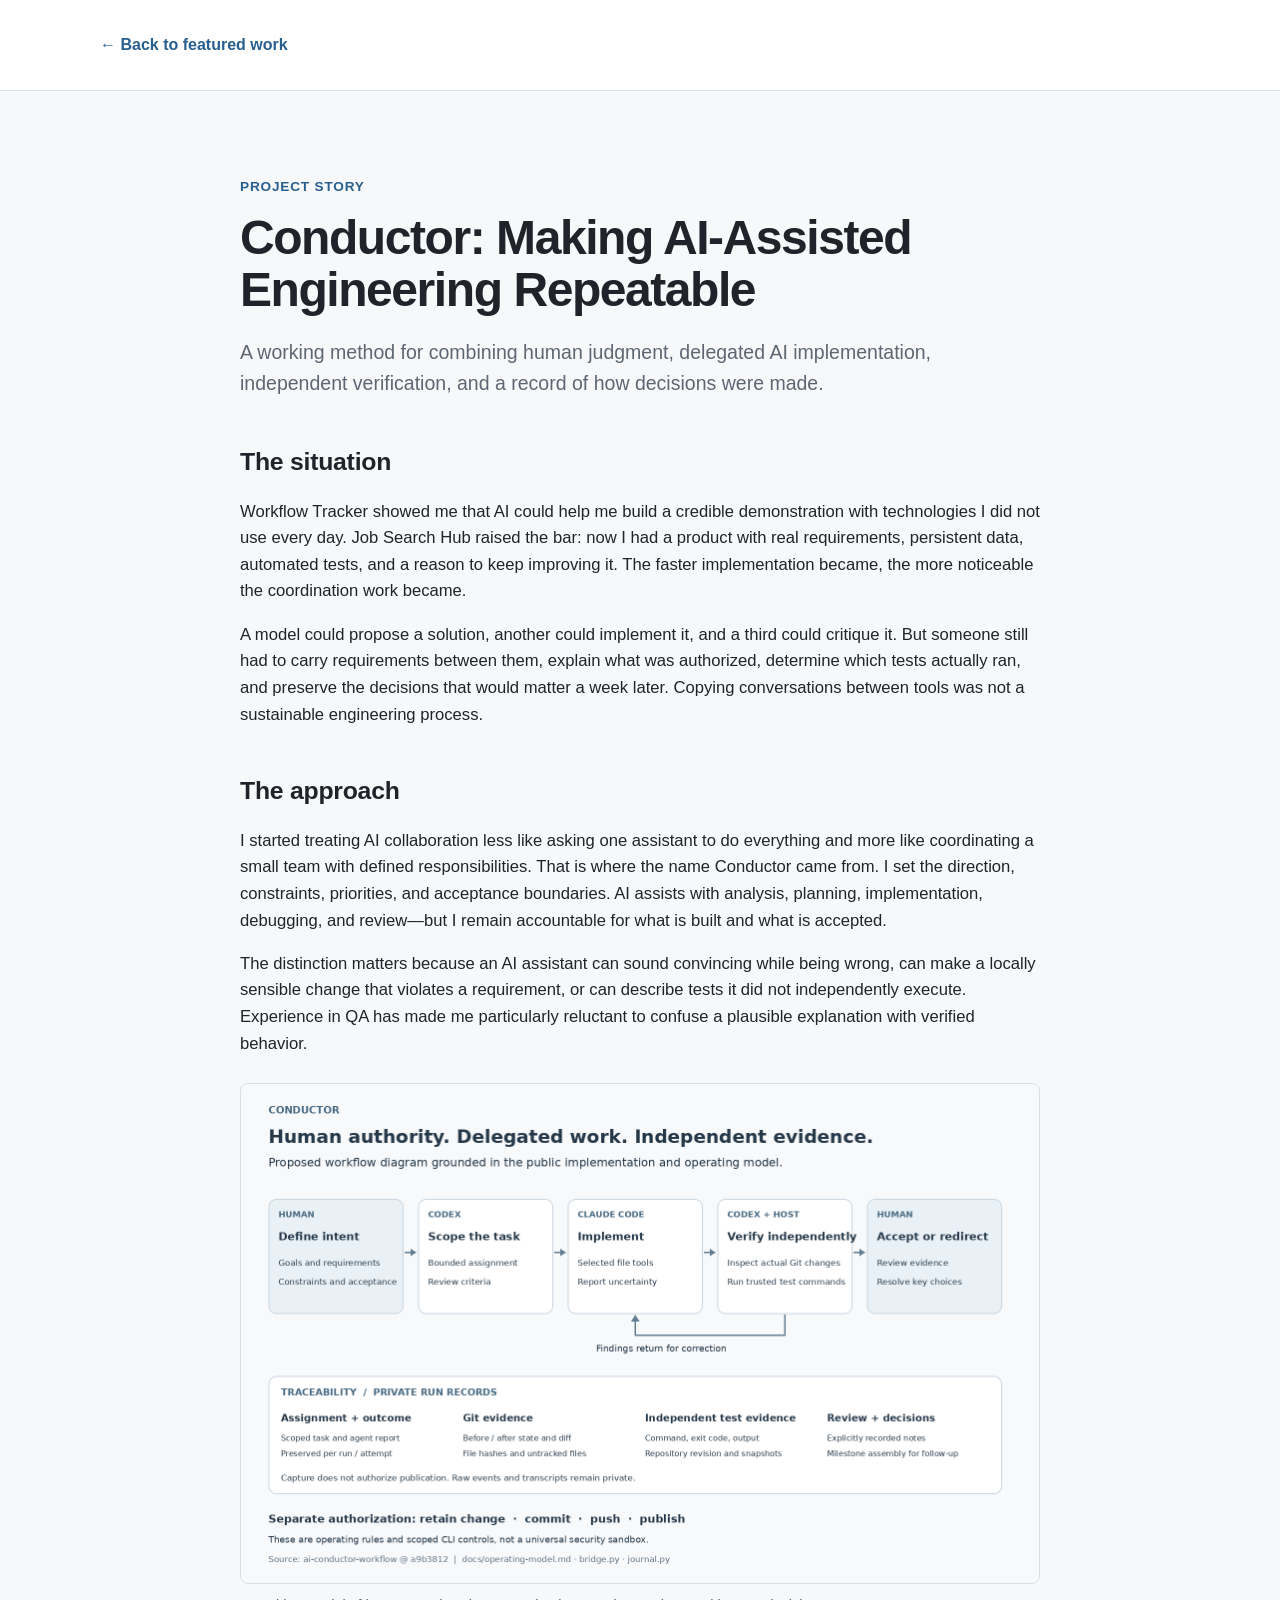
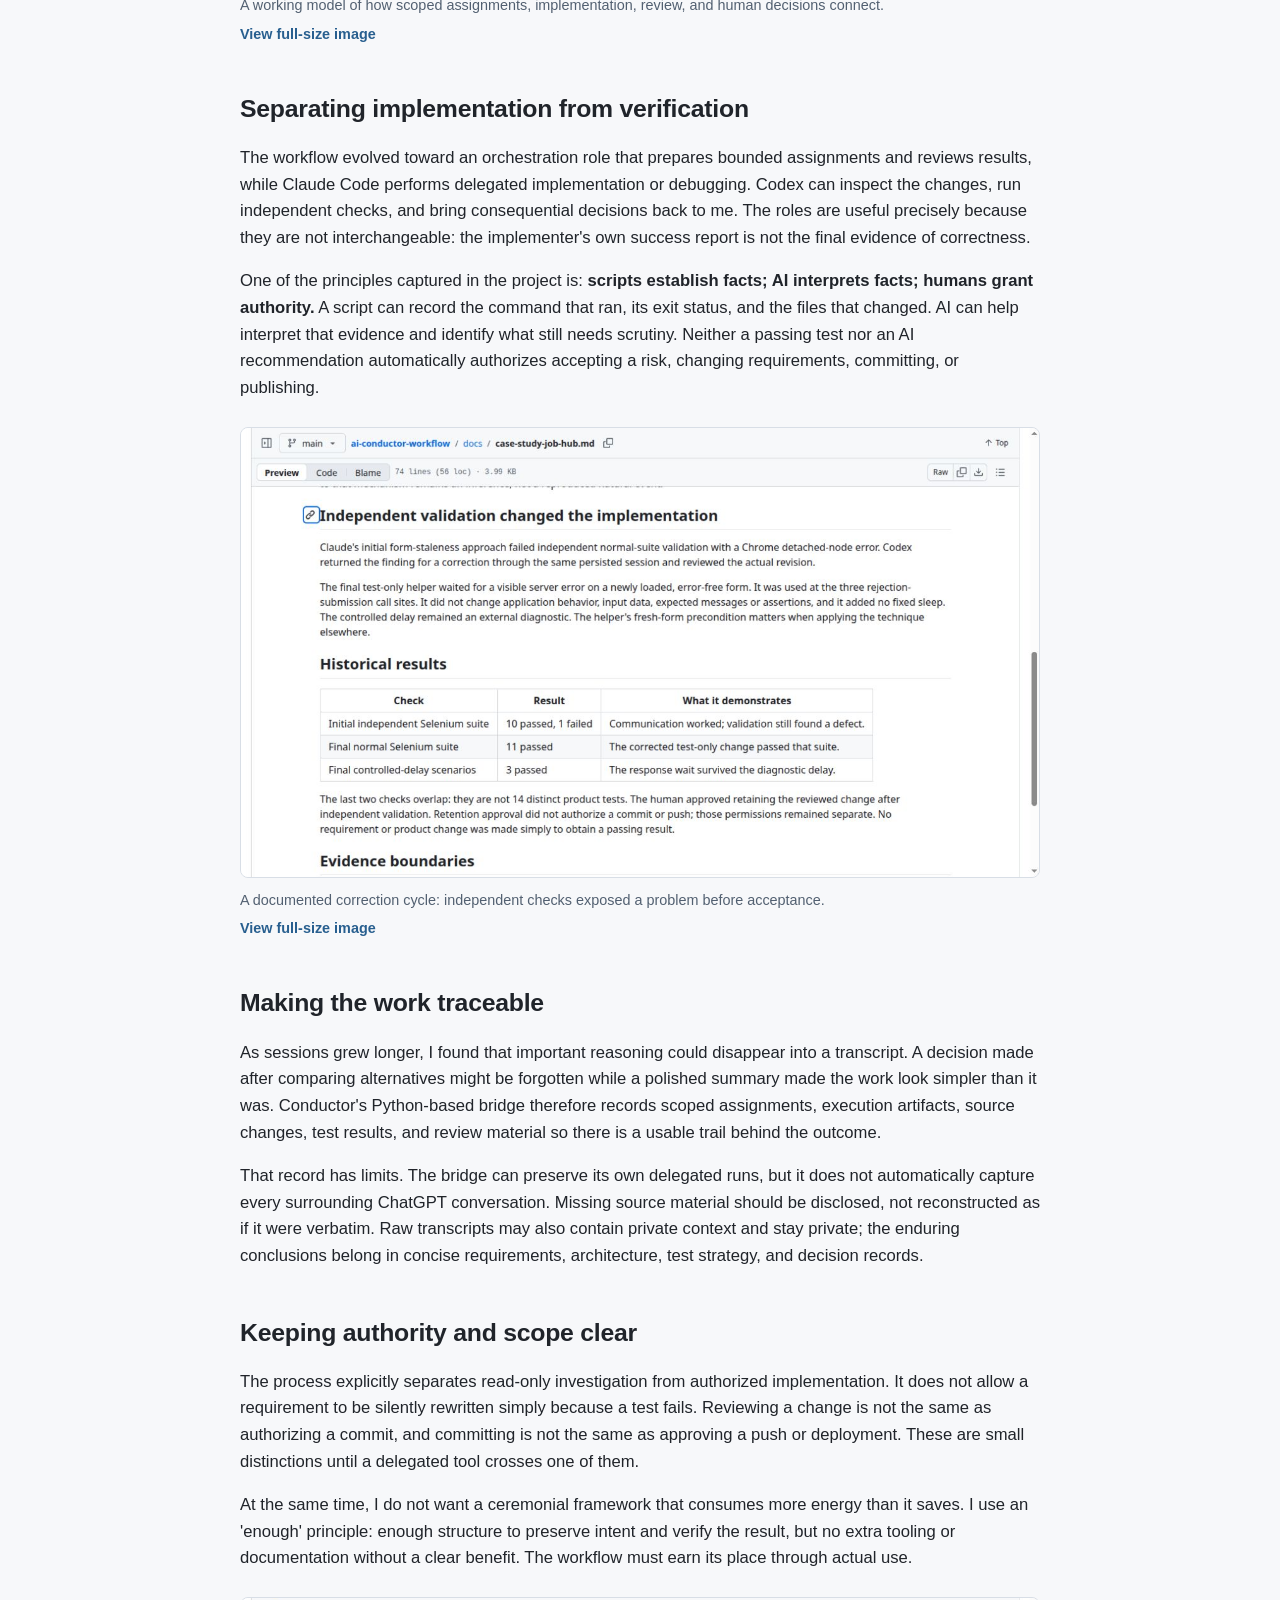
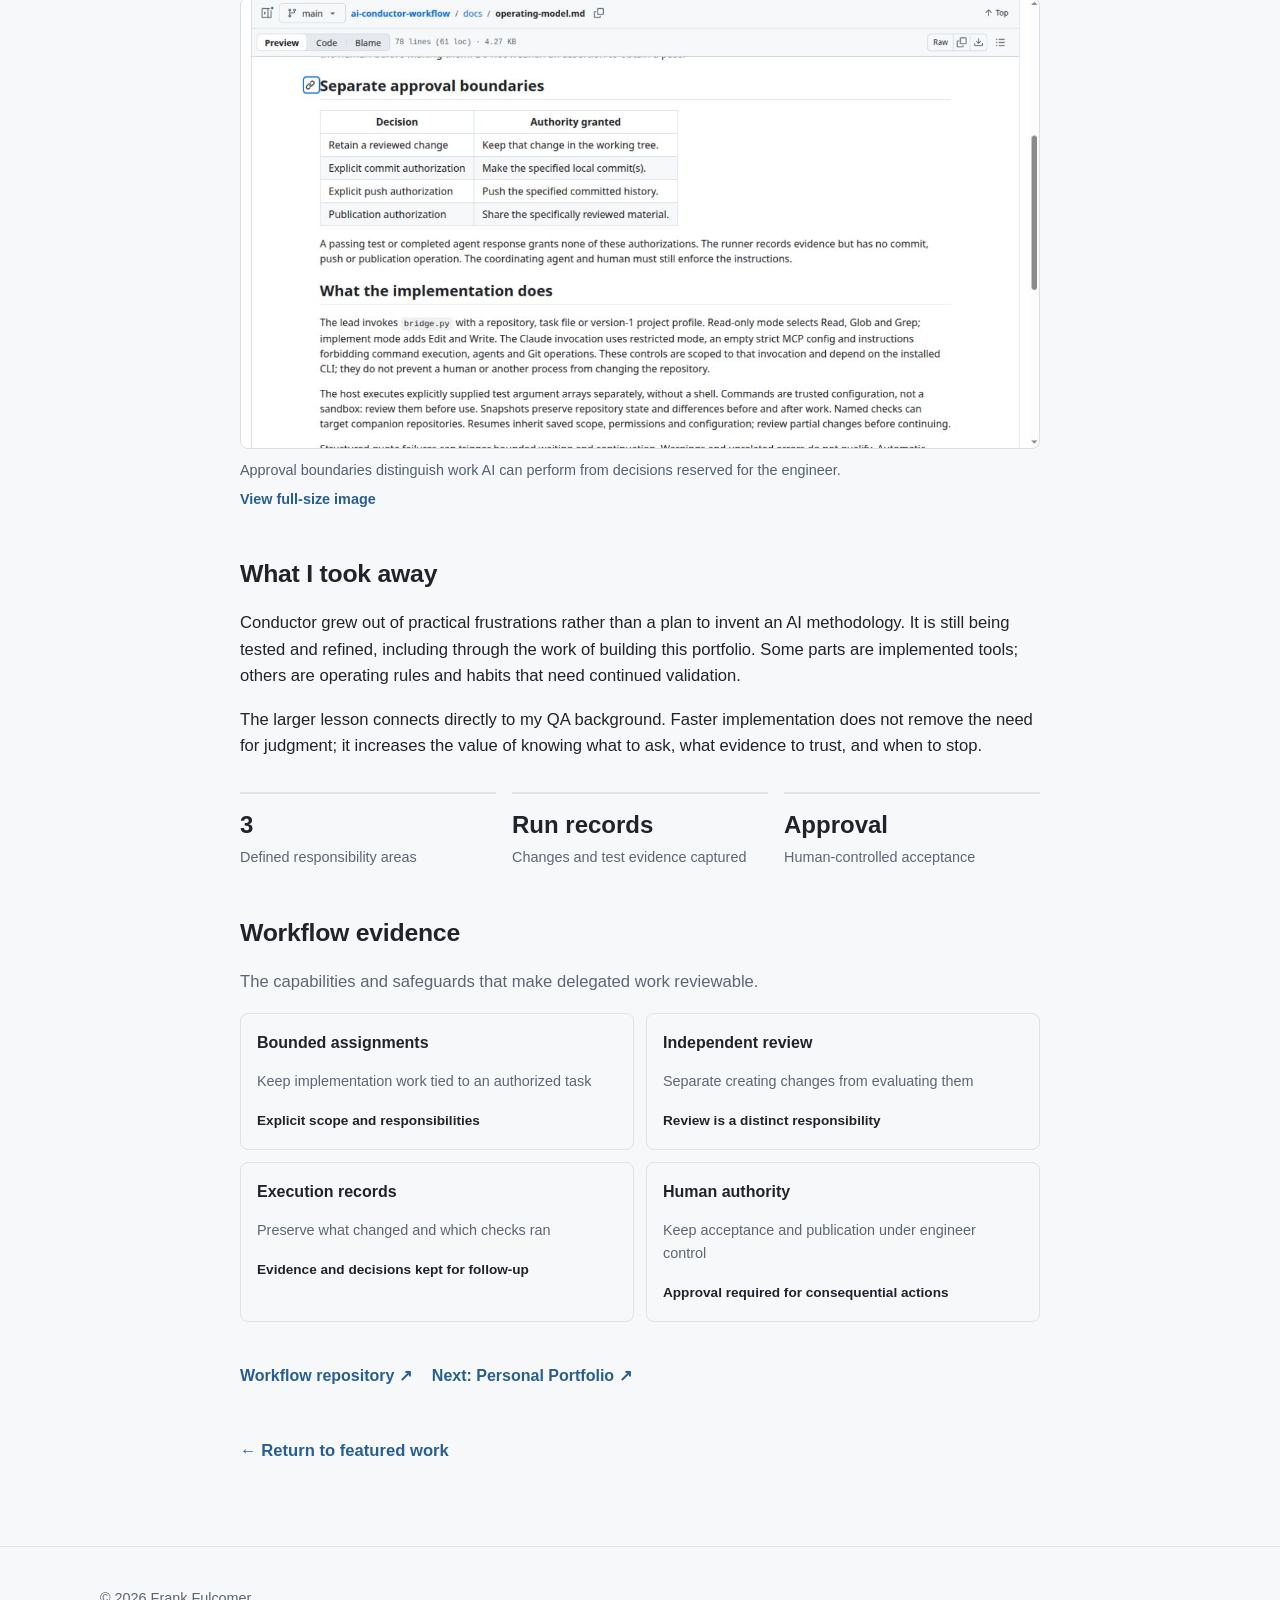
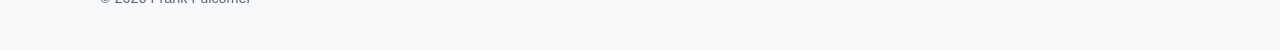
<file: conductor.html>
<!DOCTYPE html>
<html lang="en"><head><meta charset="UTF-8"><meta name="viewport" content="width=device-width, initial-scale=1"><title>Conductor: Making AI-Assisted Engineering Repeatable | Frank Fulcomer</title><meta name="description" content="A working method for combining human judgment, delegated AI implementation, independent verification, and a record of how decisions were made."><link rel="canonical" href="https://frankfulcomer.me/conductor.html"><link rel="icon" href="favicon.png" type="image/png"><link rel="stylesheet" href="styles.css?v=efc245d"><style>.story{max-width:800px;margin:auto}.story h1{font-size:clamp(2rem,4vw,3rem)}.story h2{font-size:1.55rem;margin-top:2.7rem}.story p{font-size:1.04rem}.story .lede{font-size:1.22rem;color:var(--muted)}.story .eyebrow{color:var(--accent);font-weight:700;letter-spacing:.06em;text-transform:uppercase;font-size:.85rem}.story .links{display:flex;gap:1.25rem;flex-wrap:wrap;margin:2rem 0}.story .links a{min-height:44px;display:inline-flex;align-items:center}.story-facts{display:grid;grid-template-columns:repeat(3,minmax(0,1fr));gap:1rem;margin:2rem 0}.story-facts>div{border-top:2px solid var(--border);padding-top:.75rem}.story-facts strong{display:block;font-size:1.5rem}.story-facts span{color:var(--muted);font-size:.9rem}@media(max-width:600px){.story-facts{grid-template-columns:1fr}}
.test-breakdown{margin:2rem 0}.test-breakdown-grid{display:grid;grid-template-columns:repeat(2,minmax(0,1fr));gap:.75rem}.test-breakdown-item{border:1px solid var(--border);padding:1rem;border-radius:8px}.test-breakdown-item h3{margin:0;font-size:1rem}.test-breakdown-item p{font-size:.9rem;color:var(--muted)}.test-evidence{font-size:.85rem;font-weight:600}.test-note{color:var(--muted)}@media(max-width:650px){.test-breakdown-grid{grid-template-columns:1fr}}</style></head><body><a class="skip-link" href="#main">Skip to main content</a><header class="hero" style="padding:2rem 0"><div class="container"><a href="/#work">← Back to featured work</a></div></header><main id="main" class="section"><div class="container"><div class="story"><p class="eyebrow">Project story</p><h1>Conductor: Making AI-Assisted Engineering Repeatable</h1><p class="lede">A working method for combining human judgment, delegated AI implementation, independent verification, and a record of how decisions were made.</p><section><h2>The situation</h2><p>Workflow Tracker showed me that AI could help me build a credible demonstration with technologies I did not use every day. Job Search Hub raised the bar: now I had a product with real requirements, persistent data, automated tests, and a reason to keep improving it. The faster implementation became, the more noticeable the coordination work became.</p><p>A model could propose a solution, another could implement it, and a third could critique it. But someone still had to carry requirements between them, explain what was authorized, determine which tests actually ran, and preserve the decisions that would matter a week later. Copying conversations between tools was not a sustainable engineering process.</p></section>
<section><h2>The approach</h2><p>I started treating AI collaboration less like asking one assistant to do everything and more like coordinating a small team with defined responsibilities. That is where the name Conductor came from. I set the direction, constraints, priorities, and acceptance boundaries. AI assists with analysis, planning, implementation, debugging, and review—but I remain accountable for what is built and what is accepted.</p><p>The distinction matters because an AI assistant can sound convincing while being wrong, can make a locally sensible change that violates a requirement, or can describe tests it did not independently execute. Experience in QA has made me particularly reluctant to confuse a plausible explanation with verified behavior.</p></section><figure class="conductor-evidence" style="margin:1.6rem 0 2.4rem"><a href="conductor-workflow.png" target="_blank" rel="noopener noreferrer"><img src="conductor-workflow.png" alt="Conductor workflow diagram showing bounded delegation, independent review, traceability, and human decision points." loading="lazy" style="display:block;width:100%;height:auto;border:1px solid #d8dee6;border-radius:8px"></a><figcaption style="font-size:.9rem;color:#526071;margin-top:.65rem">A working model of how scoped assignments, implementation, review, and human decisions connect. <span class="project-visual-source"><a href="conductor-workflow.png" target="_blank" rel="noopener noreferrer">View full-size image</a></span></figcaption></figure>
<section><h2>Separating implementation from verification</h2><p>The workflow evolved toward an orchestration role that prepares bounded assignments and reviews results, while Claude Code performs delegated implementation or debugging. Codex can inspect the changes, run independent checks, and bring consequential decisions back to me. The roles are useful precisely because they are not interchangeable: the implementer's own success report is not the final evidence of correctness.</p><p>One of the principles captured in the project is: <strong>scripts establish facts; AI interprets facts; humans grant authority.</strong> A script can record the command that ran, its exit status, and the files that changed. AI can help interpret that evidence and identify what still needs scrutiny. Neither a passing test nor an AI recommendation automatically authorizes accepting a risk, changing requirements, committing, or publishing.</p></section><figure class="conductor-evidence" style="margin:1.6rem 0 2.4rem"><a href="conductor-verification.png" target="_blank" rel="noopener noreferrer"><img src="conductor-verification.png" alt="Conductor verification case study showing a failed intermediate correction and independent review evidence." loading="lazy" style="display:block;width:100%;height:auto;border:1px solid #d8dee6;border-radius:8px"></a><figcaption style="font-size:.9rem;color:#526071;margin-top:.65rem">A documented correction cycle: independent checks exposed a problem before acceptance. <span class="project-visual-source"><a href="conductor-verification.png" target="_blank" rel="noopener noreferrer">View full-size image</a></span></figcaption></figure>
<section><h2>Making the work traceable</h2><p>As sessions grew longer, I found that important reasoning could disappear into a transcript. A decision made after comparing alternatives might be forgotten while a polished summary made the work look simpler than it was. Conductor's Python-based bridge therefore records scoped assignments, execution artifacts, source changes, test results, and review material so there is a usable trail behind the outcome.</p><p>That record has limits. The bridge can preserve its own delegated runs, but it does not automatically capture every surrounding ChatGPT conversation. Missing source material should be disclosed, not reconstructed as if it were verbatim. Raw transcripts may also contain private context and stay private; the enduring conclusions belong in concise requirements, architecture, test strategy, and decision records.</p></section>
<section><h2>Keeping authority and scope clear</h2><p>The process explicitly separates read-only investigation from authorized implementation. It does not allow a requirement to be silently rewritten simply because a test fails. Reviewing a change is not the same as authorizing a commit, and committing is not the same as approving a push or deployment. These are small distinctions until a delegated tool crosses one of them.</p><p>At the same time, I do not want a ceremonial framework that consumes more energy than it saves. I use an 'enough' principle: enough structure to preserve intent and verify the result, but no extra tooling or documentation without a clear benefit. The workflow must earn its place through actual use.</p></section><figure class="conductor-evidence" style="margin:1.6rem 0 2.4rem"><a href="conductor-approval-boundaries.png" target="_blank" rel="noopener noreferrer"><img src="conductor-approval-boundaries.png" alt="Conductor approval matrix distinguishing delegated work from human-controlled acceptance, commits, and publishing." loading="lazy" style="display:block;width:100%;height:auto;border:1px solid #d8dee6;border-radius:8px"></a><figcaption style="font-size:.9rem;color:#526071;margin-top:.65rem">Approval boundaries distinguish work AI can perform from decisions reserved for the engineer. <span class="project-visual-source"><a href="conductor-approval-boundaries.png" target="_blank" rel="noopener noreferrer">View full-size image</a></span></figcaption></figure>
<section><h2>What I took away</h2><p>Conductor grew out of practical frustrations rather than a plan to invent an AI methodology. It is still being tested and refined, including through the work of building this portfolio. Some parts are implemented tools; others are operating rules and habits that need continued validation.</p><p>The larger lesson connects directly to my QA background. Faster implementation does not remove the need for judgment; it increases the value of knowing what to ask, what evidence to trust, and when to stop.</p></section><div class="story-facts" aria-label="Project results"><div><strong>3</strong><span>Defined responsibility areas</span></div><div><strong>Run records</strong><span>Changes and test evidence captured</span></div><div><strong>Approval</strong><span>Human-controlled acceptance</span></div></div><section class="test-breakdown" aria-label="Workflow evidence"><h2>Workflow evidence</h2><p class="test-note">The capabilities and safeguards that make delegated work reviewable.</p><div class="test-breakdown-grid"><div class="test-breakdown-item"><h3>Bounded assignments</h3><p>Keep implementation work tied to an authorized task</p><span class="test-evidence">Explicit scope and responsibilities</span></div><div class="test-breakdown-item"><h3>Independent review</h3><p>Separate creating changes from evaluating them</p><span class="test-evidence">Review is a distinct responsibility</span></div><div class="test-breakdown-item"><h3>Execution records</h3><p>Preserve what changed and which checks ran</p><span class="test-evidence">Evidence and decisions kept for follow-up</span></div><div class="test-breakdown-item"><h3>Human authority</h3><p>Keep acceptance and publication under engineer control</p><span class="test-evidence">Approval required for consequential actions</span></div></div></section><nav class="links" aria-label="Project links"><a href="https://github.com/frankfulcomer/ai-conductor-workflow" target="_blank" rel="noopener noreferrer">Workflow repository ↗</a><a href="personal-portfolio.html">Next: Personal Portfolio ↗</a></nav><p class="back-to-top"><a href="/#work">← Return to featured work</a></p></div></div></main><footer><div class="container footer-inner"><p class="footer-note">© 2026 Frank Fulcomer</p></div></footer></body></html>
</file>
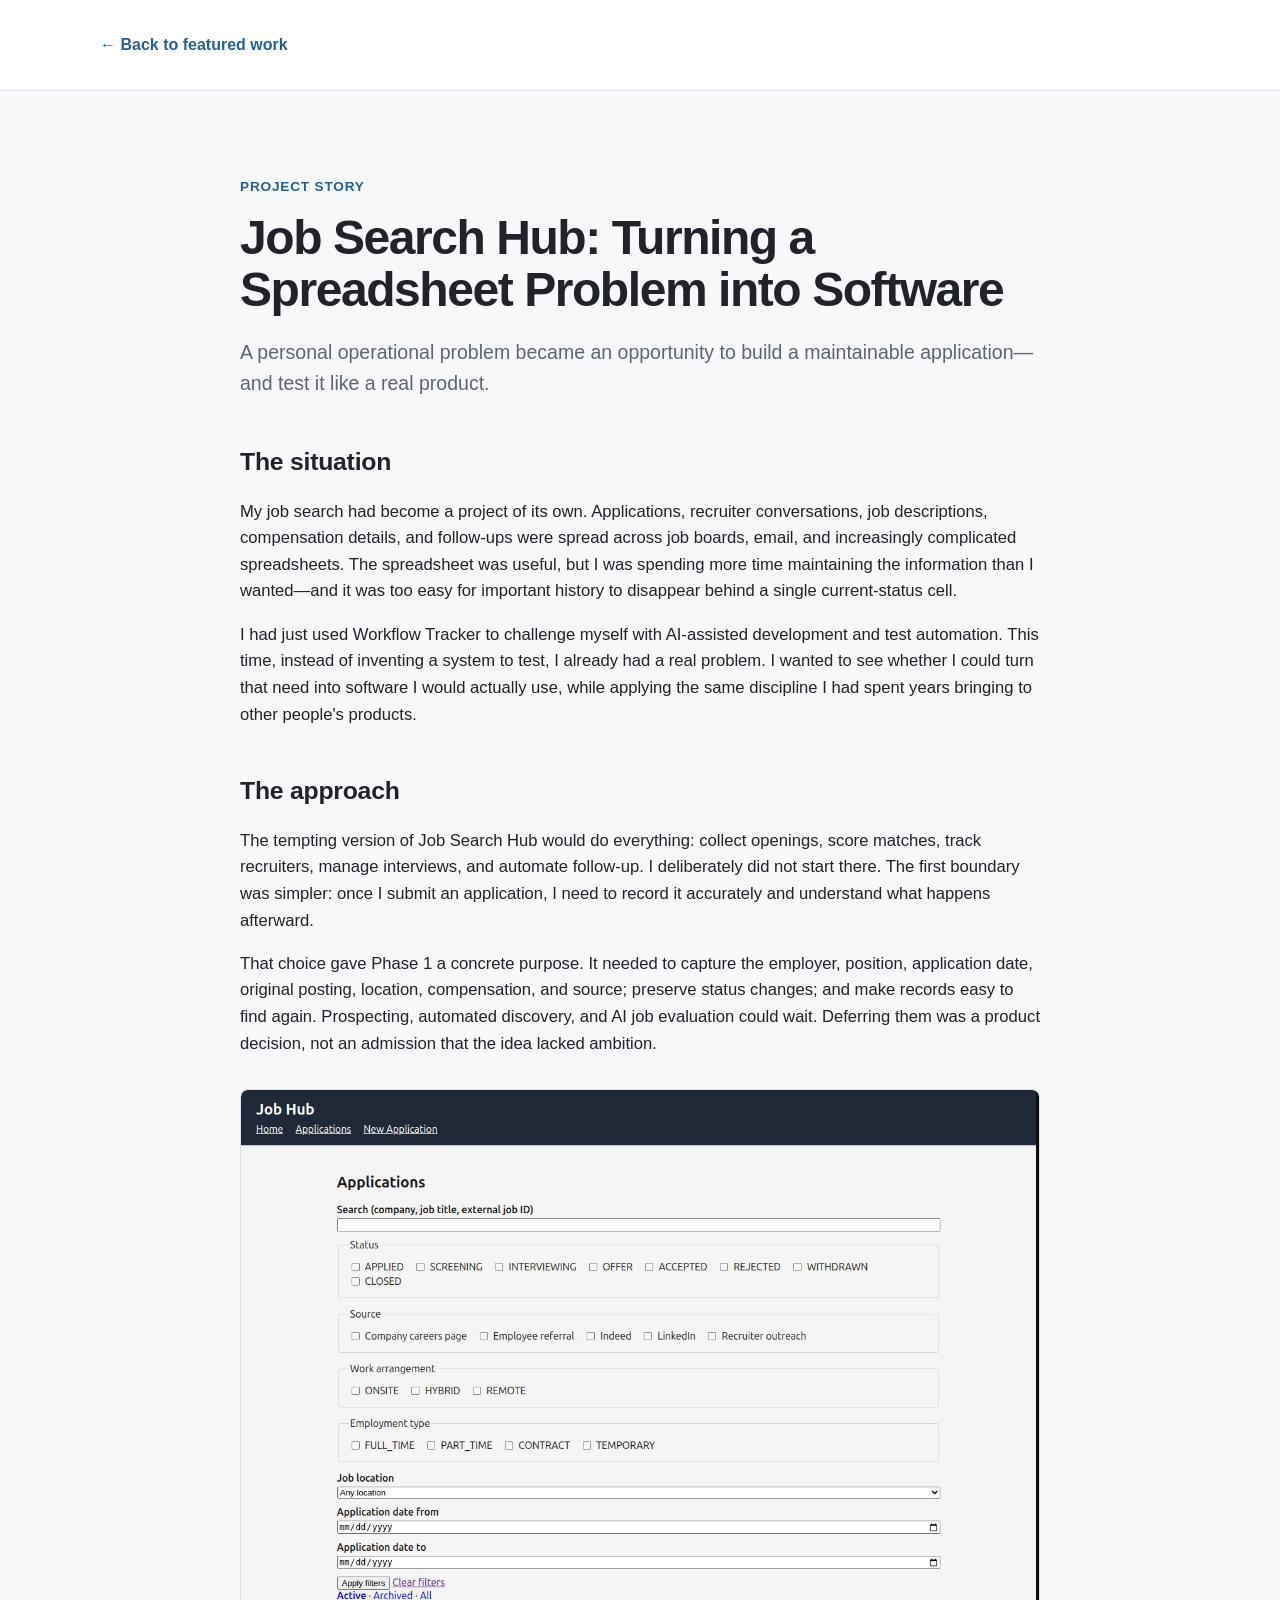
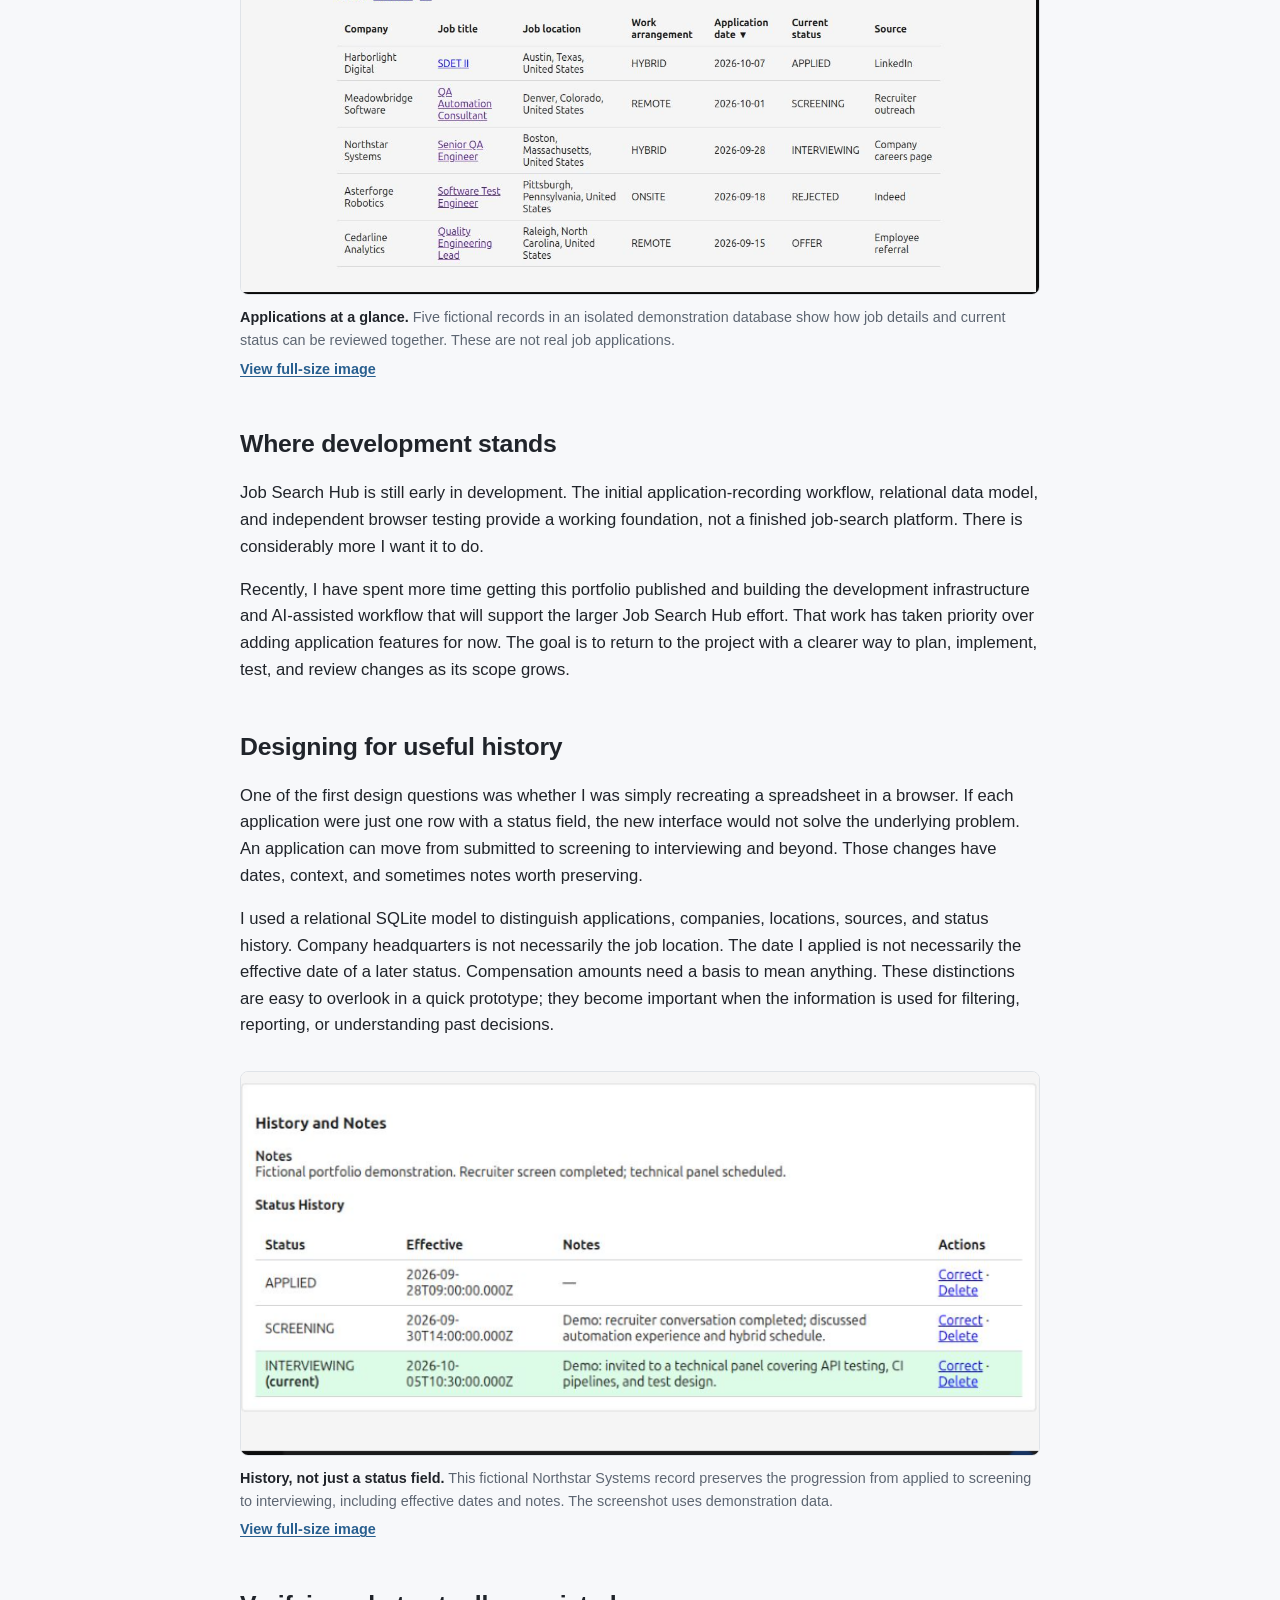
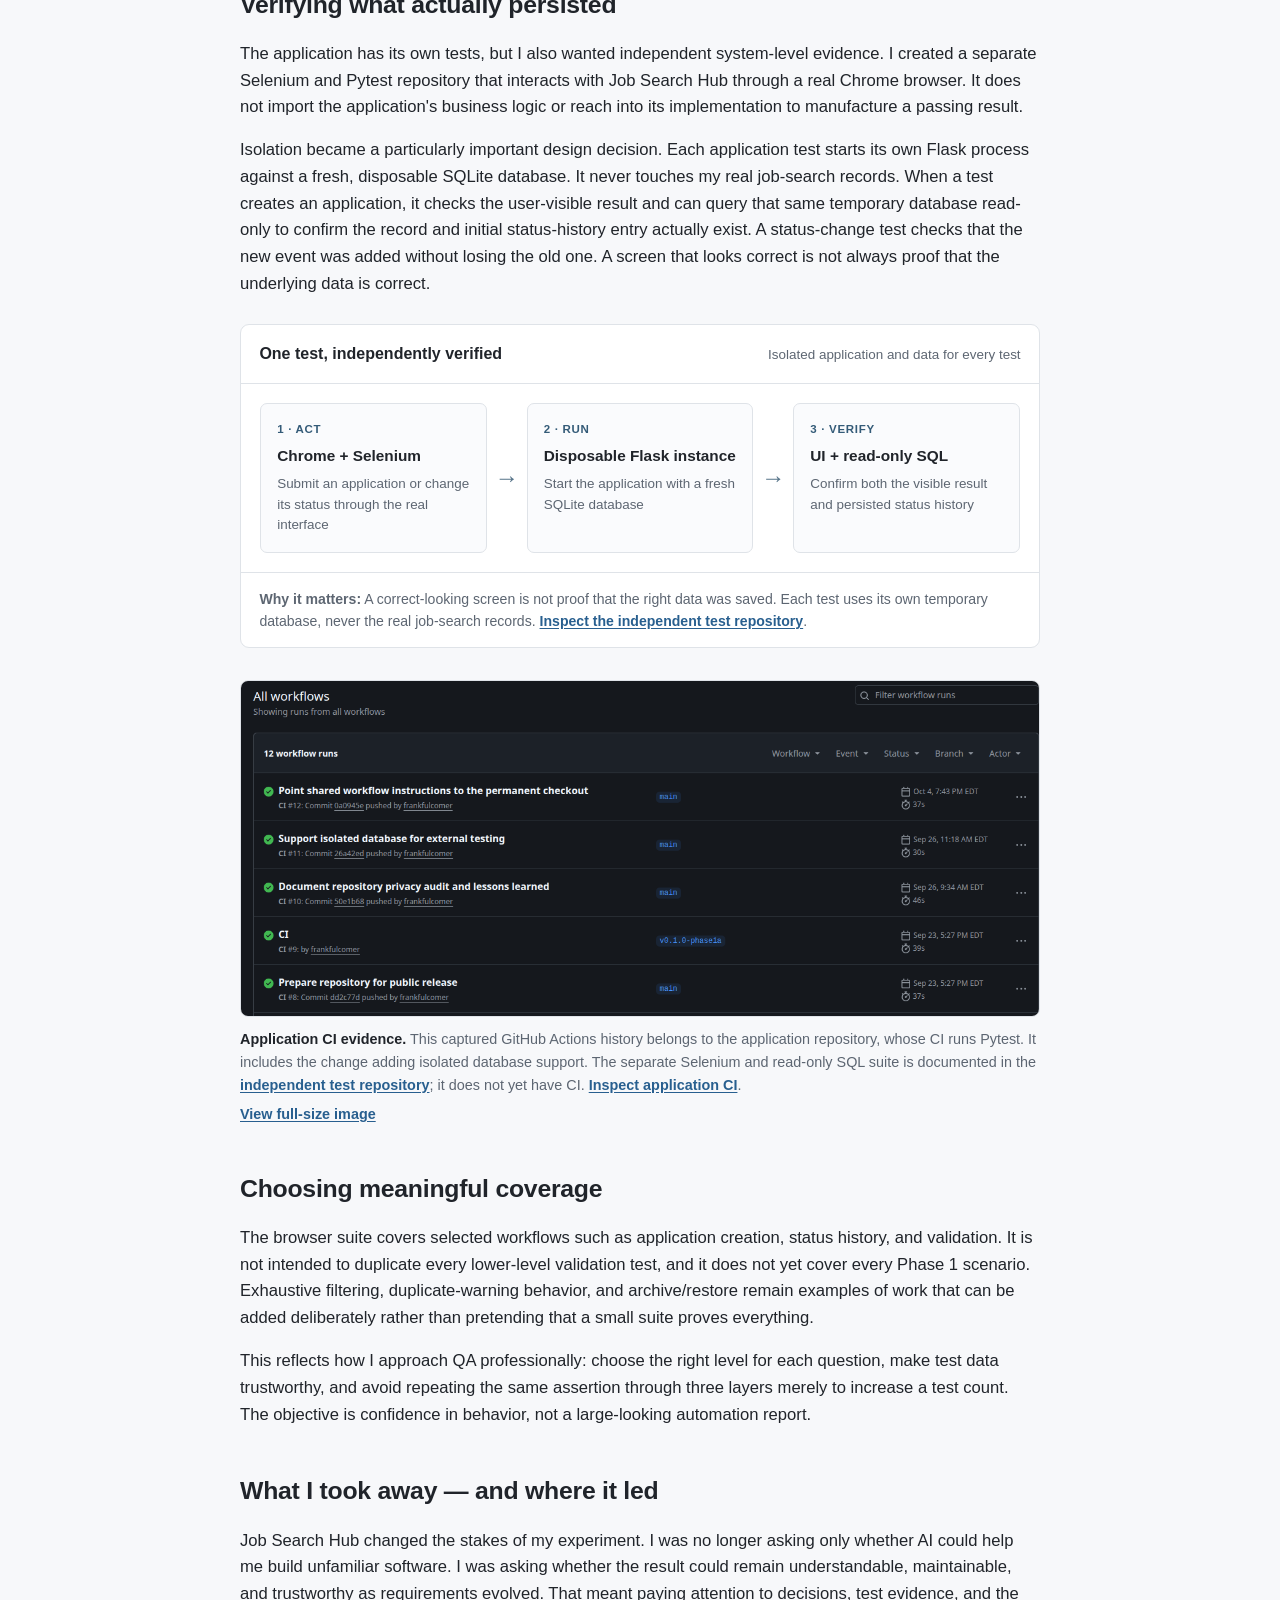
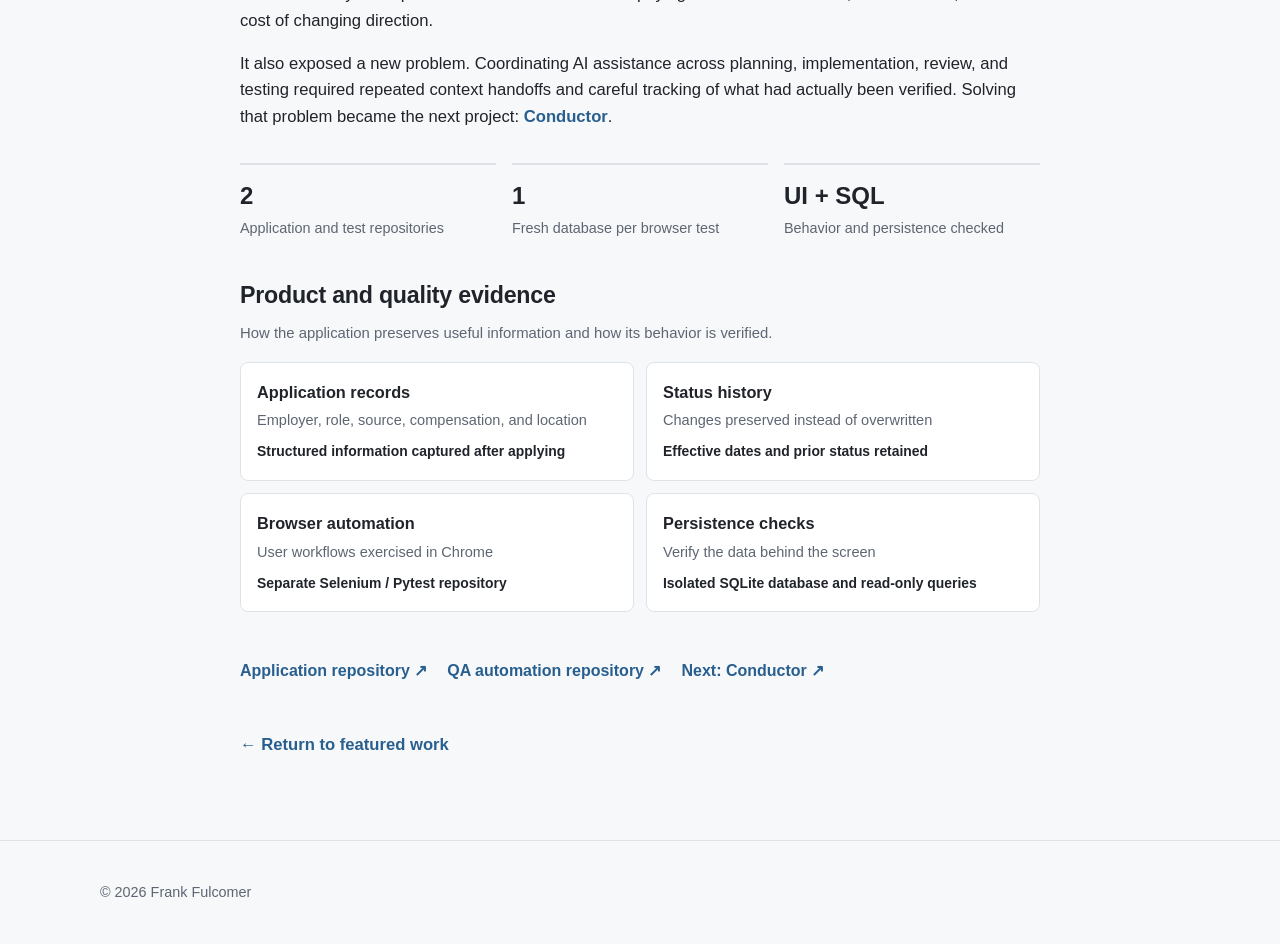
<file: job-search-hub.html>
<!DOCTYPE html>
<html lang="en"><head><meta charset="UTF-8"><meta name="viewport" content="width=device-width, initial-scale=1"><title>Job Search Hub: Turning a Spreadsheet Problem into Software | Frank Fulcomer</title><meta name="description" content="A personal operational problem became an opportunity to build a maintainable application—and test it like a real product."><link rel="canonical" href="https://frankfulcomer.me/job-search-hub.html"><link rel="icon" href="favicon.png" type="image/png"><link rel="stylesheet" href="styles.css?v=efc245d"><style>.story{max-width:800px;margin:auto}.story h1{font-size:clamp(2rem,4vw,3rem)}.story h2{font-size:1.55rem;margin-top:2.7rem}.story p{font-size:1.04rem}.story .lede{font-size:1.22rem;color:var(--muted)}.story .eyebrow{color:var(--accent);font-weight:700;letter-spacing:.06em;text-transform:uppercase;font-size:.85rem}.story .links{display:flex;gap:1.25rem;flex-wrap:wrap;margin:2rem 0}.story .links a{min-height:44px;display:inline-flex;align-items:center}.story-facts{display:grid;grid-template-columns:repeat(3,minmax(0,1fr));gap:1rem;margin:2rem 0}.story-facts>div{border-top:2px solid var(--border);padding-top:.75rem}.story-facts strong{display:block;font-size:1.5rem}.story-facts span{color:var(--muted);font-size:.9rem}@media(max-width:600px){.story-facts{grid-template-columns:1fr}}
</style><style>.test-breakdown{margin:2.25rem 0}.test-breakdown h2{font-size:1.45rem;margin:0 0 .5rem}.test-breakdown .test-note{color:var(--muted);font-size:.93rem;margin:0 0 1rem}.test-breakdown-grid{display:grid;grid-template-columns:repeat(2,minmax(0,1fr));gap:.75rem}.test-breakdown-item{padding:1rem;border:1px solid var(--border);border-radius:8px;background:var(--surface)}.test-breakdown-item h3{font-size:1.02rem;margin:0 0 .3rem}.test-breakdown-item p{margin:0 0 .35rem;font-size:.91rem;color:var(--muted)}.test-breakdown-item .test-evidence{color:var(--text);font-size:.87rem;font-weight:600}@media(max-width:650px){.test-breakdown-grid{grid-template-columns:1fr}}</style><style>
/* Job Search Hub: documented verification architecture */
.hub-verification-visual{margin:1.7rem 0 2rem;border:1px solid var(--border);border-radius:9px;background:#fff;overflow:hidden}.hub-verification-title{display:flex;flex-wrap:wrap;align-items:baseline;justify-content:space-between;gap:.35rem 1rem;padding:1rem 1.15rem;border-bottom:1px solid var(--border)}.hub-verification-title strong{font-size:1rem}.hub-verification-title>span{font-size:.84rem;color:var(--muted)}.hub-verification-flow{display:flex;align-items:stretch;gap:.5rem;padding:1.2rem}.hub-verification-node{flex:1;min-width:0;display:flex;flex-direction:column;gap:.45rem;padding:1rem;border:1px solid var(--border);border-radius:7px;background:#fafbfd}.hub-verification-step{font-size:.72rem;font-weight:700;letter-spacing:.06em;color:#345b78}.hub-verification-node strong{font-size:.96rem;line-height:1.35}.hub-verification-node>span:last-child{font-size:.84rem;line-height:1.55;color:var(--muted)}.hub-verification-arrow{align-self:center;font-size:1.5rem;color:#58758a}.hub-verification-visual figcaption{padding:.9rem 1.15rem;border-top:1px solid var(--border);font-size:.88rem;line-height:1.6;color:var(--muted)}.hub-verification-visual figcaption a{display:inline;text-decoration:underline;text-underline-offset:2px}@media(max-width:700px){.hub-verification-flow{flex-direction:column}.hub-verification-arrow{transform:rotate(90deg)}}
</style><style>.project-visual figcaption a{display:inline;border:0;border-radius:0;background:none;overflow:visible;text-decoration:underline;text-underline-offset:2px}</style><style>.project-visual{margin:2rem 0 2.25rem;max-width:100%}.project-visual a{display:block;border:1px solid var(--border);border-radius:8px;overflow:hidden;background:var(--surface)}.project-visual img{display:block;width:100%;height:auto;object-fit:contain}.project-visual figcaption{margin-top:.7rem;font-size:.9rem;line-height:1.6;color:var(--muted)}.project-visual figcaption strong{color:var(--text)}.project-visual a:focus-visible{outline:3px solid var(--accent);outline-offset:3px}</style></head><body><a class="skip-link" href="#main">Skip to main content</a><header class="hero" style="padding:2rem 0"><div class="container"><a href="/#work">← Back to featured work</a></div></header><main id="main" class="section"><div class="container"><div class="story"><p class="eyebrow">Project story</p><h1>Job Search Hub: Turning a Spreadsheet Problem into Software</h1><p class="lede">A personal operational problem became an opportunity to build a maintainable application—and test it like a real product.</p><section><h2>The situation</h2><p>My job search had become a project of its own. Applications, recruiter conversations, job descriptions, compensation details, and follow-ups were spread across job boards, email, and increasingly complicated spreadsheets. The spreadsheet was useful, but I was spending more time maintaining the information than I wanted—and it was too easy for important history to disappear behind a single current-status cell.</p><p>I had just used Workflow Tracker to challenge myself with AI-assisted development and test automation. This time, instead of inventing a system to test, I already had a real problem. I wanted to see whether I could turn that need into software I would actually use, while applying the same discipline I had spent years bringing to other people's products.</p></section>
<section><h2>The approach</h2><p>The tempting version of Job Search Hub would do everything: collect openings, score matches, track recruiters, manage interviews, and automate follow-up. I deliberately did not start there. The first boundary was simpler: once I submit an application, I need to record it accurately and understand what happens afterward.</p><p>That choice gave Phase 1 a concrete purpose. It needed to capture the employer, position, application date, original posting, location, compensation, and source; preserve status changes; and make records easy to find again. Prospecting, automated discovery, and AI job evaluation could wait. Deferring them was a product decision, not an admission that the idea lacked ambition.</p></section><figure class="project-visual"><a href="job-hub-applications.png" target="_blank" rel="noopener noreferrer" aria-label="View full-size Job Search Hub screenshot"><img src="job-hub-applications.png" alt="Job Search Hub applications list populated with five fictional job applications, including company, job title, location, application date, and current status" width="1270" height="1279" loading="lazy" decoding="async"></a><figcaption><strong>Applications at a glance.</strong> Five fictional records in an isolated demonstration database show how job details and current status can be reviewed together. These are not real job applications.  <span class="project-visual-source"><a href="job-hub-applications.png" target="_blank" rel="noopener noreferrer">View full-size image</a></span></figcaption></figure>
<section><h2>Where development stands</h2><p>Job Search Hub is still early in development. The initial application-recording workflow, relational data model, and independent browser testing provide a working foundation, not a finished job-search platform. There is considerably more I want it to do.</p><p>Recently, I have spent more time getting this portfolio published and building the development infrastructure and AI-assisted workflow that will support the larger Job Search Hub effort. That work has taken priority over adding application features for now. The goal is to return to the project with a clearer way to plan, implement, test, and review changes as its scope grows.</p></section><section><h2>Designing for useful history</h2><p>One of the first design questions was whether I was simply recreating a spreadsheet in a browser. If each application were just one row with a status field, the new interface would not solve the underlying problem. An application can move from submitted to screening to interviewing and beyond. Those changes have dates, context, and sometimes notes worth preserving.</p><p>I used a relational SQLite model to distinguish applications, companies, locations, sources, and status history. Company headquarters is not necessarily the job location. The date I applied is not necessarily the effective date of a later status. Compensation amounts need a basis to mean anything. These distinctions are easy to overlook in a quick prototype; they become important when the information is used for filtering, reporting, or understanding past decisions.</p></section><figure class="project-visual"><a href="job-hub-northstar-history.png" target="_blank" rel="noopener noreferrer" aria-label="View full-size Job Search Hub screenshot"><img src="job-hub-northstar-history.png" alt="Fictional Northstar Systems status history showing applied, screening, and interviewing events with effective dates and notes" width="772" height="370" loading="lazy" decoding="async"></a><figcaption><strong>History, not just a status field.</strong> This fictional Northstar Systems record preserves the progression from applied to screening to interviewing, including effective dates and notes. The screenshot uses demonstration data.  <span class="project-visual-source"><a href="job-hub-northstar-history.png" target="_blank" rel="noopener noreferrer">View full-size image</a></span></figcaption></figure>
<section><h2>Verifying what actually persisted</h2><p>The application has its own tests, but I also wanted independent system-level evidence. I created a separate Selenium and Pytest repository that interacts with Job Search Hub through a real Chrome browser. It does not import the application's business logic or reach into its implementation to manufacture a passing result.</p><p>Isolation became a particularly important design decision. Each application test starts its own Flask process against a fresh, disposable SQLite database. It never touches my real job-search records. When a test creates an application, it checks the user-visible result and can query that same temporary database read-only to confirm the record and initial status-history entry actually exist. A status-change test checks that the new event was added without losing the old one. A screen that looks correct is not always proof that the underlying data is correct.</p></section><figure class="hub-verification-visual" aria-label="Job Search Hub independent verification workflow"><div class="hub-verification-title"><strong>One test, independently verified</strong><span>Isolated application and data for every test</span></div><div class="hub-verification-flow"><div class="hub-verification-node"><span class="hub-verification-step">1 · ACT</span><strong>Chrome + Selenium</strong><span>Submit an application or change its status through the real interface</span></div><span class="hub-verification-arrow" aria-hidden="true">→</span><div class="hub-verification-node"><span class="hub-verification-step">2 · RUN</span><strong>Disposable Flask instance</strong><span>Start the application with a fresh SQLite database</span></div><span class="hub-verification-arrow" aria-hidden="true">→</span><div class="hub-verification-node"><span class="hub-verification-step">3 · VERIFY</span><strong>UI + read-only SQL</strong><span>Confirm both the visible result and persisted status history</span></div></div><figcaption><strong>Why it matters:</strong> A correct-looking screen is not proof that the right data was saved. Each test uses its own temporary database, never the real job-search records. <a href="https://github.com/frankfulcomer/job-search-hub-tests">Inspect the independent test repository</a>.</figcaption></figure>
<figure class="project-visual"><a href="job-hub-ci-history.png?v=961bf8b" target="_blank" rel="noopener noreferrer" aria-label="View full-size Job Search Hub application CI history"><img src="job-hub-ci-history.png?v=961bf8b" alt="GitHub Actions history for the Job Search Hub application, including a successful run for isolated database support" width="1300" height="545" loading="lazy" decoding="async"></a><figcaption><strong>Application CI evidence.</strong> This captured GitHub Actions history belongs to the application repository, whose CI runs Pytest. It includes the change adding isolated database support. The separate Selenium and read-only SQL suite is documented in the <a href="https://github.com/frankfulcomer/job-search-hub-tests">independent test repository</a>; it does not yet have CI. <a href="https://github.com/frankfulcomer/job-search-hub/actions">Inspect application CI</a>.  <span class="project-visual-source"><a href="job-hub-ci-history.png?v=961bf8b" target="_blank" rel="noopener noreferrer">View full-size image</a></span></figcaption></figure><section><h2>Choosing meaningful coverage</h2><p>The browser suite covers selected workflows such as application creation, status history, and validation. It is not intended to duplicate every lower-level validation test, and it does not yet cover every Phase 1 scenario. Exhaustive filtering, duplicate-warning behavior, and archive/restore remain examples of work that can be added deliberately rather than pretending that a small suite proves everything.</p><p>This reflects how I approach QA professionally: choose the right level for each question, make test data trustworthy, and avoid repeating the same assertion through three layers merely to increase a test count. The objective is confidence in behavior, not a large-looking automation report.</p></section>
<section><h2>What I took away — and where it led</h2><p>Job Search Hub changed the stakes of my experiment. I was no longer asking only whether AI could help me build unfamiliar software. I was asking whether the result could remain understandable, maintainable, and trustworthy as requirements evolved. That meant paying attention to decisions, test evidence, and the cost of changing direction.</p><p>It also exposed a new problem. Coordinating AI assistance across planning, implementation, review, and testing required repeated context handoffs and careful tracking of what had actually been verified. Solving that problem became the next project: <a href="conductor.html">Conductor</a>.</p></section><div class="story-facts" aria-label="Project results"><div><strong>2</strong><span>Application and test repositories</span></div><div><strong>1</strong><span>Fresh database per browser test</span></div><div><strong>UI + SQL</strong><span>Behavior and persistence checked</span></div></div><section class="test-breakdown" aria-label="Product and quality evidence"><h2>Product and quality evidence</h2><p class="test-note">How the application preserves useful information and how its behavior is verified.</p><div class="test-breakdown-grid"><div class="test-breakdown-item"><h3>Application records</h3><p>Employer, role, source, compensation, and location</p><span class="test-evidence">Structured information captured after applying</span></div><div class="test-breakdown-item"><h3>Status history</h3><p>Changes preserved instead of overwritten</p><span class="test-evidence">Effective dates and prior status retained</span></div><div class="test-breakdown-item"><h3>Browser automation</h3><p>User workflows exercised in Chrome</p><span class="test-evidence">Separate Selenium / Pytest repository</span></div><div class="test-breakdown-item"><h3>Persistence checks</h3><p>Verify the data behind the screen</p><span class="test-evidence">Isolated SQLite database and read-only queries</span></div></div></section><nav class="links" aria-label="Project links"><a href="https://github.com/frankfulcomer/job-search-hub" target="_blank" rel="noopener noreferrer">Application repository ↗</a><a href="https://github.com/frankfulcomer/job-search-hub-tests" target="_blank" rel="noopener noreferrer">QA automation repository ↗</a><a href="conductor.html">Next: Conductor ↗</a></nav><p class="back-to-top"><a href="/#work">← Return to featured work</a></p></div></div></main><footer><div class="container footer-inner"><p class="footer-note">© 2026 Frank Fulcomer</p></div></footer></body></html>
</file>
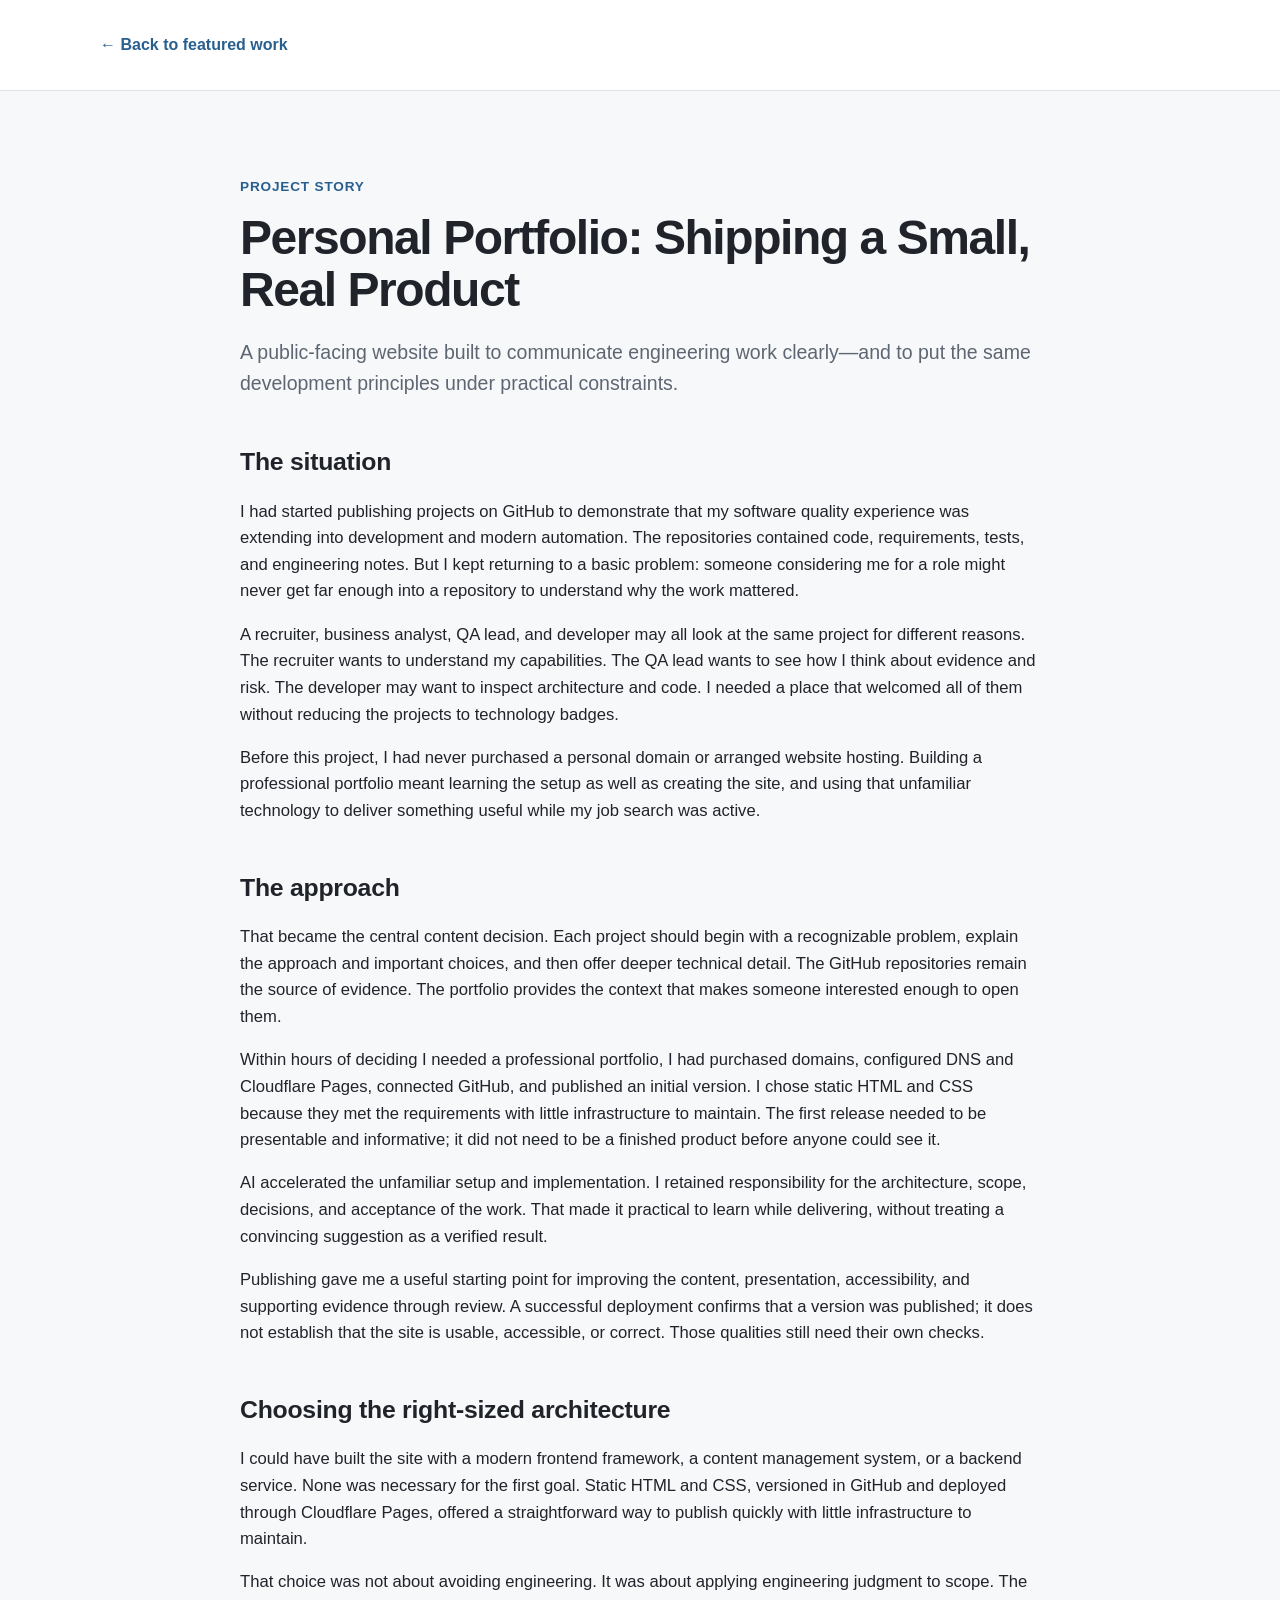
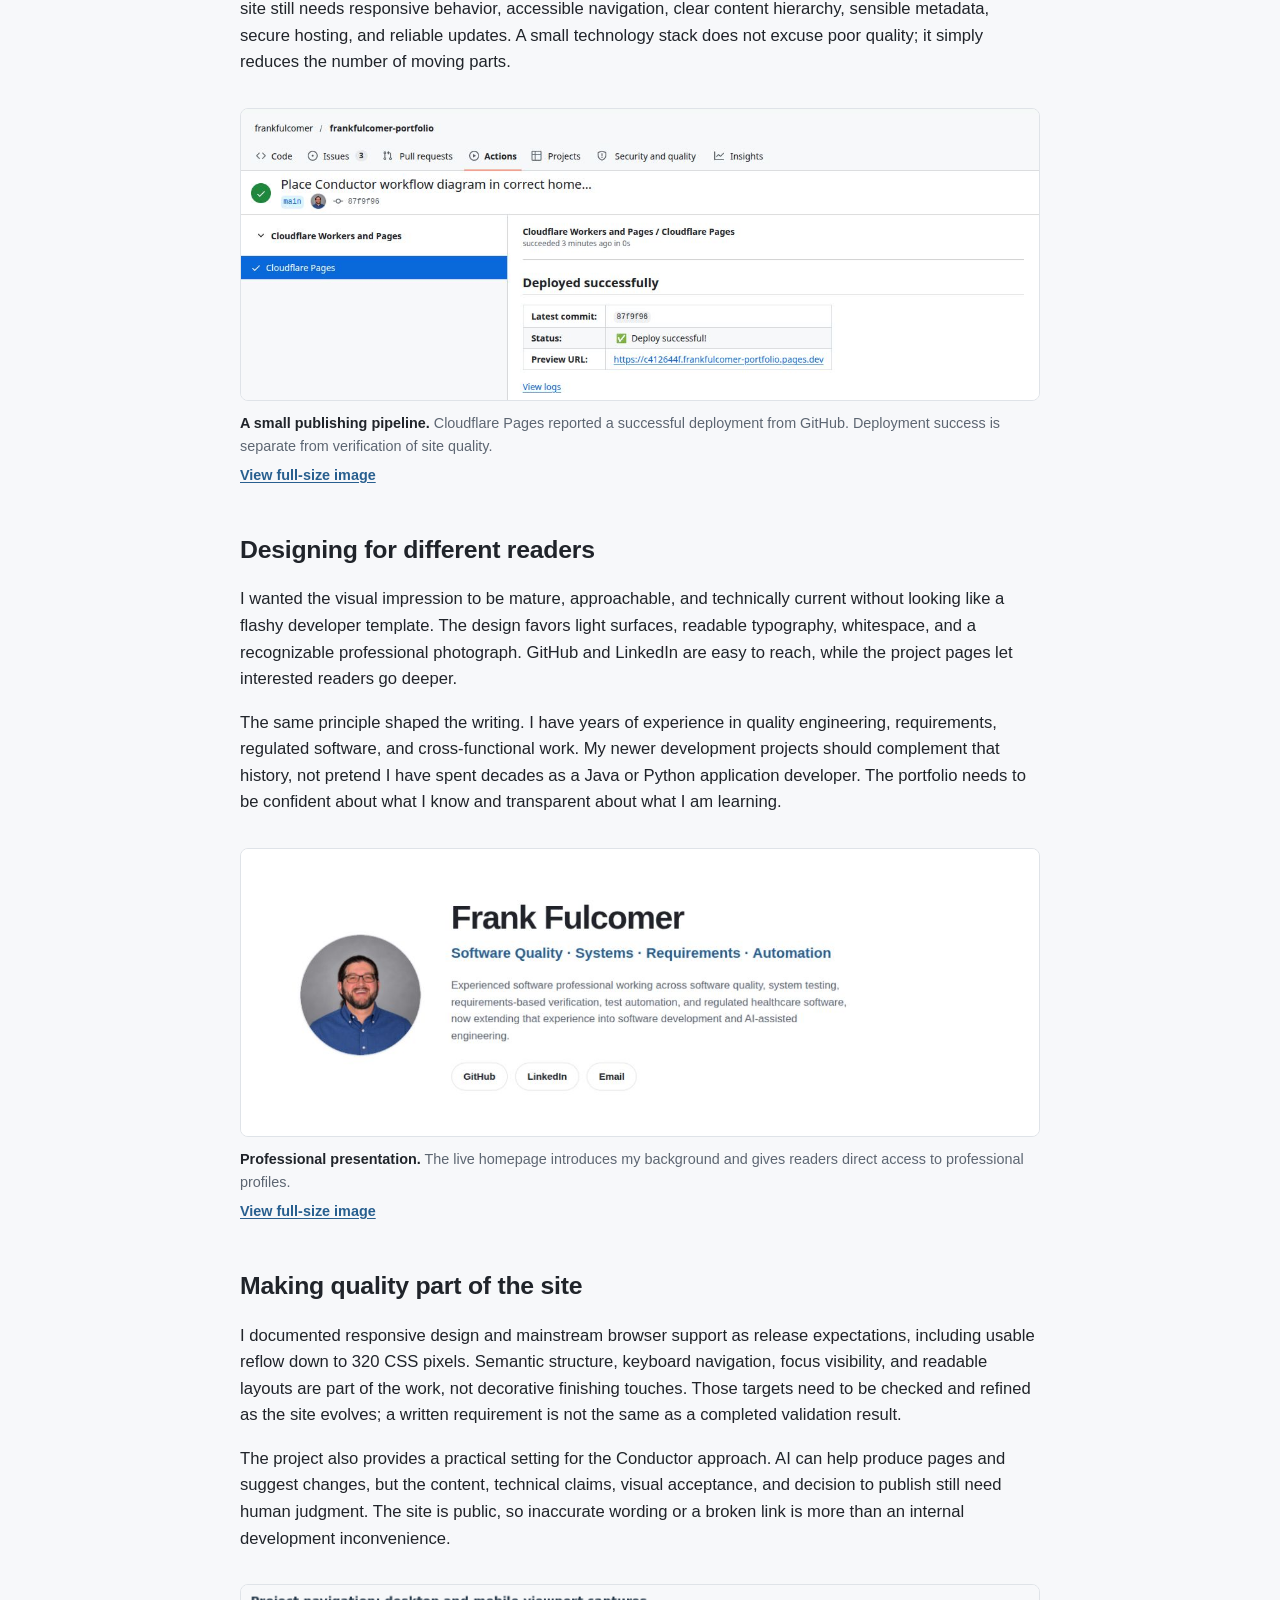
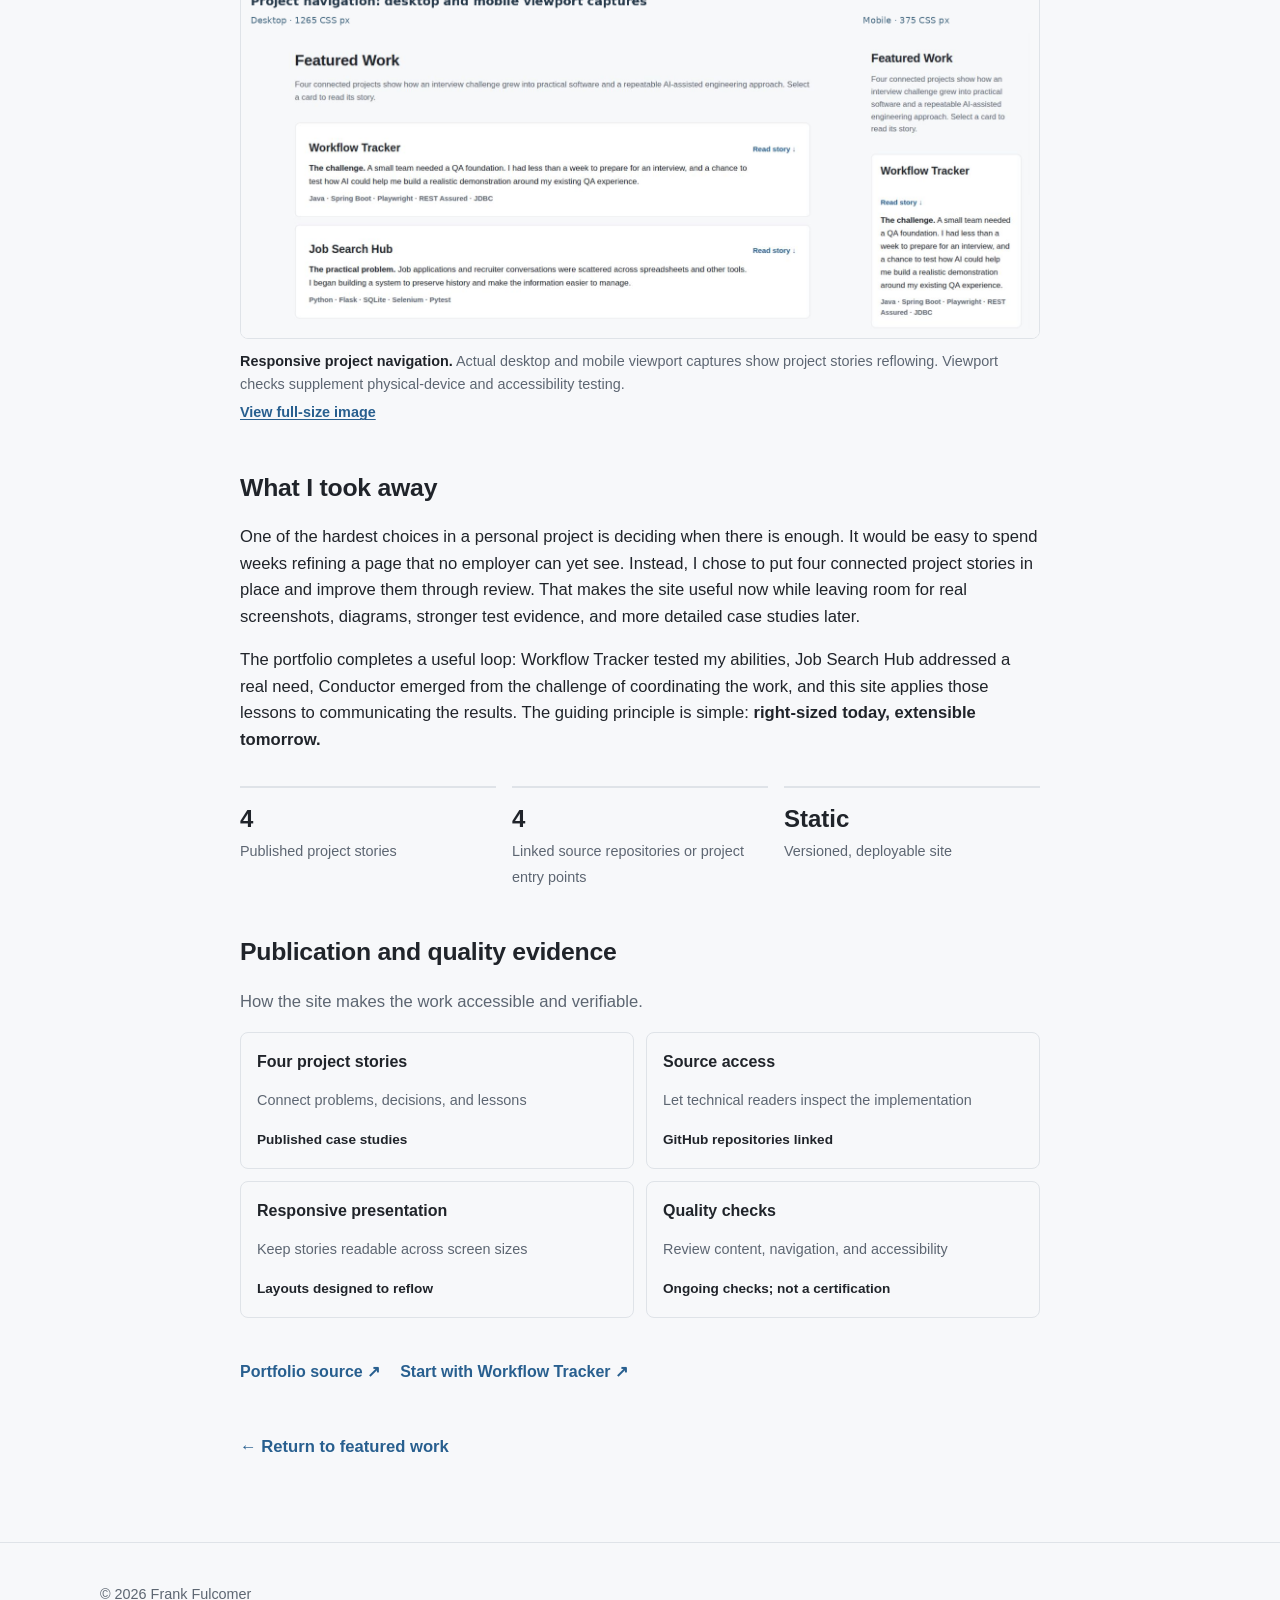
<file: personal-portfolio.html>
<!DOCTYPE html>
<html lang="en"><head><meta charset="UTF-8"><meta name="viewport" content="width=device-width, initial-scale=1"><title>Personal Portfolio: Shipping a Small, Real Product | Frank Fulcomer</title><meta name="description" content="A public-facing website built to communicate engineering work clearly—and to put the same development principles under practical constraints."><link rel="canonical" href="https://frankfulcomer.me/personal-portfolio.html"><link rel="icon" href="favicon.png" type="image/png"><link rel="stylesheet" href="styles.css?v=efc245d"><style>.story{max-width:800px;margin:auto}.story h1{font-size:clamp(2rem,4vw,3rem)}.story h2{font-size:1.55rem;margin-top:2.7rem}.story p{font-size:1.04rem}.story .lede{font-size:1.22rem;color:var(--muted)}.story .eyebrow{color:var(--accent);font-weight:700;letter-spacing:.06em;text-transform:uppercase;font-size:.85rem}.story .links{display:flex;gap:1.25rem;flex-wrap:wrap;margin:2rem 0}.story .links a{min-height:44px;display:inline-flex;align-items:center}.story-facts{display:grid;grid-template-columns:repeat(3,minmax(0,1fr));gap:1rem;margin:2rem 0}.story-facts>div{border-top:2px solid var(--border);padding-top:.75rem}.story-facts strong{display:block;font-size:1.5rem}.story-facts span{color:var(--muted);font-size:.9rem}@media(max-width:600px){.story-facts{grid-template-columns:1fr}}
.test-breakdown{margin:2rem 0}.test-breakdown-grid{display:grid;grid-template-columns:repeat(2,minmax(0,1fr));gap:.75rem}.test-breakdown-item{border:1px solid var(--border);padding:1rem;border-radius:8px}.test-breakdown-item h3{margin:0;font-size:1rem}.test-breakdown-item p{font-size:.9rem;color:var(--muted)}.test-evidence{font-size:.85rem;font-weight:600}.test-note{color:var(--muted)}@media(max-width:650px){.test-breakdown-grid{grid-template-columns:1fr}}.project-visual{margin:2rem 0 2.25rem;max-width:100%}.project-visual a{display:block;border:1px solid var(--border);border-radius:8px;overflow:hidden;background:var(--surface)}.project-visual img{display:block;width:100%;height:auto;object-fit:contain}.project-visual figcaption{margin-top:.7rem;font-size:.9rem;line-height:1.6;color:var(--muted)}.project-visual figcaption strong{color:var(--text)}.project-visual a:focus-visible{outline:3px solid var(--accent);outline-offset:3px}</style></head><body><a class="skip-link" href="#main">Skip to main content</a><header class="hero" style="padding:2rem 0"><div class="container"><a href="/#work">← Back to featured work</a></div></header><main id="main" class="section"><div class="container"><div class="story"><p class="eyebrow">Project story</p><h1>Personal Portfolio: Shipping a Small, Real Product</h1><p class="lede">A public-facing website built to communicate engineering work clearly—and to put the same development principles under practical constraints.</p><section><h2>The situation</h2><p>I had started publishing projects on GitHub to demonstrate that my software quality experience was extending into development and modern automation. The repositories contained code, requirements, tests, and engineering notes. But I kept returning to a basic problem: someone considering me for a role might never get far enough into a repository to understand why the work mattered.</p><p>A recruiter, business analyst, QA lead, and developer may all look at the same project for different reasons. The recruiter wants to understand my capabilities. The QA lead wants to see how I think about evidence and risk. The developer may want to inspect architecture and code. I needed a place that welcomed all of them without reducing the projects to technology badges.</p><p>Before this project, I had never purchased a personal domain or arranged website hosting. Building a professional portfolio meant learning the setup as well as creating the site, and using that unfamiliar technology to deliver something useful while my job search was active.</p></section>
<section><h2>The approach</h2><p>That became the central content decision. Each project should begin with a recognizable problem, explain the approach and important choices, and then offer deeper technical detail. The GitHub repositories remain the source of evidence. The portfolio provides the context that makes someone interested enough to open them.</p><p>Within hours of deciding I needed a professional portfolio, I had purchased domains, configured DNS and Cloudflare Pages, connected GitHub, and published an initial version. I chose static HTML and CSS because they met the requirements with little infrastructure to maintain. The first release needed to be presentable and informative; it did not need to be a finished product before anyone could see it.</p><p>AI accelerated the unfamiliar setup and implementation. I retained responsibility for the architecture, scope, decisions, and acceptance of the work. That made it practical to learn while delivering, without treating a convincing suggestion as a verified result.</p><p>Publishing gave me a useful starting point for improving the content, presentation, accessibility, and supporting evidence through review. A successful deployment confirms that a version was published; it does not establish that the site is usable, accessible, or correct. Those qualities still need their own checks.</p></section>
<section><h2>Choosing the right-sized architecture</h2><p>I could have built the site with a modern frontend framework, a content management system, or a backend service. None was necessary for the first goal. Static HTML and CSS, versioned in GitHub and deployed through Cloudflare Pages, offered a straightforward way to publish quickly with little infrastructure to maintain.</p><p>That choice was not about avoiding engineering. It was about applying engineering judgment to scope. The site still needs responsive behavior, accessible navigation, clear content hierarchy, sensible metadata, secure hosting, and reliable updates. A small technology stack does not excuse poor quality; it simply reduces the number of moving parts.</p></section><figure class="project-visual"><a href="portfolio-cloudflare-deployment.png" target="_blank" rel="noopener noreferrer" aria-label="View full-size a small publishing pipeline image"><img src="portfolio-cloudflare-deployment.png" alt="GitHub check showing Cloudflare Pages successfully deployed portfolio commit 87f9f96" width="1280" height="467" loading="lazy" decoding="async"></a><figcaption><strong>A small publishing pipeline.</strong> Cloudflare Pages reported a successful deployment from GitHub. Deployment success is separate from verification of site quality. <span class="project-visual-source"><a href="portfolio-cloudflare-deployment.png" target="_blank" rel="noopener noreferrer">View full-size image</a></span></figcaption></figure>
<section><h2>Designing for different readers</h2><p>I wanted the visual impression to be mature, approachable, and technically current without looking like a flashy developer template. The design favors light surfaces, readable typography, whitespace, and a recognizable professional photograph. GitHub and LinkedIn are easy to reach, while the project pages let interested readers go deeper.</p><p>The same principle shaped the writing. I have years of experience in quality engineering, requirements, regulated software, and cross-functional work. My newer development projects should complement that history, not pretend I have spent decades as a Java or Python application developer. The portfolio needs to be confident about what I know and transparent about what I am learning.</p></section><figure class="project-visual"><a href="portfolio-homepage-design.png" target="_blank" rel="noopener noreferrer" aria-label="View full-size professional presentation image"><img src="portfolio-homepage-design.png" alt="Portfolio homepage with professional portrait, engineering focus, and GitHub, LinkedIn, and email navigation" width="1248" height="449" loading="lazy" decoding="async"></a><figcaption><strong>Professional presentation.</strong> The live homepage introduces my background and gives readers direct access to professional profiles. <span class="project-visual-source"><a href="portfolio-homepage-design.png" target="_blank" rel="noopener noreferrer">View full-size image</a></span></figcaption></figure>
<section><h2>Making quality part of the site</h2><p>I documented responsive design and mainstream browser support as release expectations, including usable reflow down to 320 CSS pixels. Semantic structure, keyboard navigation, focus visibility, and readable layouts are part of the work, not decorative finishing touches. Those targets need to be checked and refined as the site evolves; a written requirement is not the same as a completed validation result.</p><p>The project also provides a practical setting for the Conductor approach. AI can help produce pages and suggest changes, but the content, technical claims, visual acceptance, and decision to publish still need human judgment. The site is public, so inaccurate wording or a broken link is more than an internal development inconvenience.</p></section><figure class="project-visual"><a href="portfolio-responsive-project-navigation.png" target="_blank" rel="noopener noreferrer" aria-label="View full-size responsive project navigation image"><img src="portfolio-responsive-project-navigation.png" alt="Desktop and 375-pixel mobile viewport captures showing Featured Work cards and project-story navigation reflowing" width="1653" height="730" loading="lazy" decoding="async"></a><figcaption><strong>Responsive project navigation.</strong> Actual desktop and mobile viewport captures show project stories reflowing. Viewport checks supplement physical-device and accessibility testing. <span class="project-visual-source"><a href="portfolio-responsive-project-navigation.png" target="_blank" rel="noopener noreferrer">View full-size image</a></span></figcaption></figure>
<section><h2>What I took away</h2><p>One of the hardest choices in a personal project is deciding when there is enough. It would be easy to spend weeks refining a page that no employer can yet see. Instead, I chose to put four connected project stories in place and improve them through review. That makes the site useful now while leaving room for real screenshots, diagrams, stronger test evidence, and more detailed case studies later.</p><p>The portfolio completes a useful loop: Workflow Tracker tested my abilities, Job Search Hub addressed a real need, Conductor emerged from the challenge of coordinating the work, and this site applies those lessons to communicating the results. The guiding principle is simple: <strong>right-sized today, extensible tomorrow.</strong></p></section><div class="story-facts" aria-label="Project results"><div><strong>4</strong><span>Published project stories</span></div><div><strong>4</strong><span>Linked source repositories or project entry points</span></div><div><strong>Static</strong><span>Versioned, deployable site</span></div></div><section class="test-breakdown" aria-label="Publication and quality evidence"><h2>Publication and quality evidence</h2><p class="test-note">How the site makes the work accessible and verifiable.</p><div class="test-breakdown-grid"><div class="test-breakdown-item"><h3>Four project stories</h3><p>Connect problems, decisions, and lessons</p><span class="test-evidence">Published case studies</span></div><div class="test-breakdown-item"><h3>Source access</h3><p>Let technical readers inspect the implementation</p><span class="test-evidence">GitHub repositories linked</span></div><div class="test-breakdown-item"><h3>Responsive presentation</h3><p>Keep stories readable across screen sizes</p><span class="test-evidence">Layouts designed to reflow</span></div><div class="test-breakdown-item"><h3>Quality checks</h3><p>Review content, navigation, and accessibility</p><span class="test-evidence">Ongoing checks; not a certification</span></div></div></section><nav class="links" aria-label="Project links"><a href="https://github.com/frankfulcomer/frankfulcomer-portfolio" target="_blank" rel="noopener noreferrer">Portfolio source ↗</a><a href="workflow-tracker.html">Start with Workflow Tracker ↗</a></nav><p class="back-to-top"><a href="/#work">← Return to featured work</a></p></div></div></main><footer><div class="container footer-inner"><p class="footer-note">© 2026 Frank Fulcomer</p></div></footer></body></html>
</file>
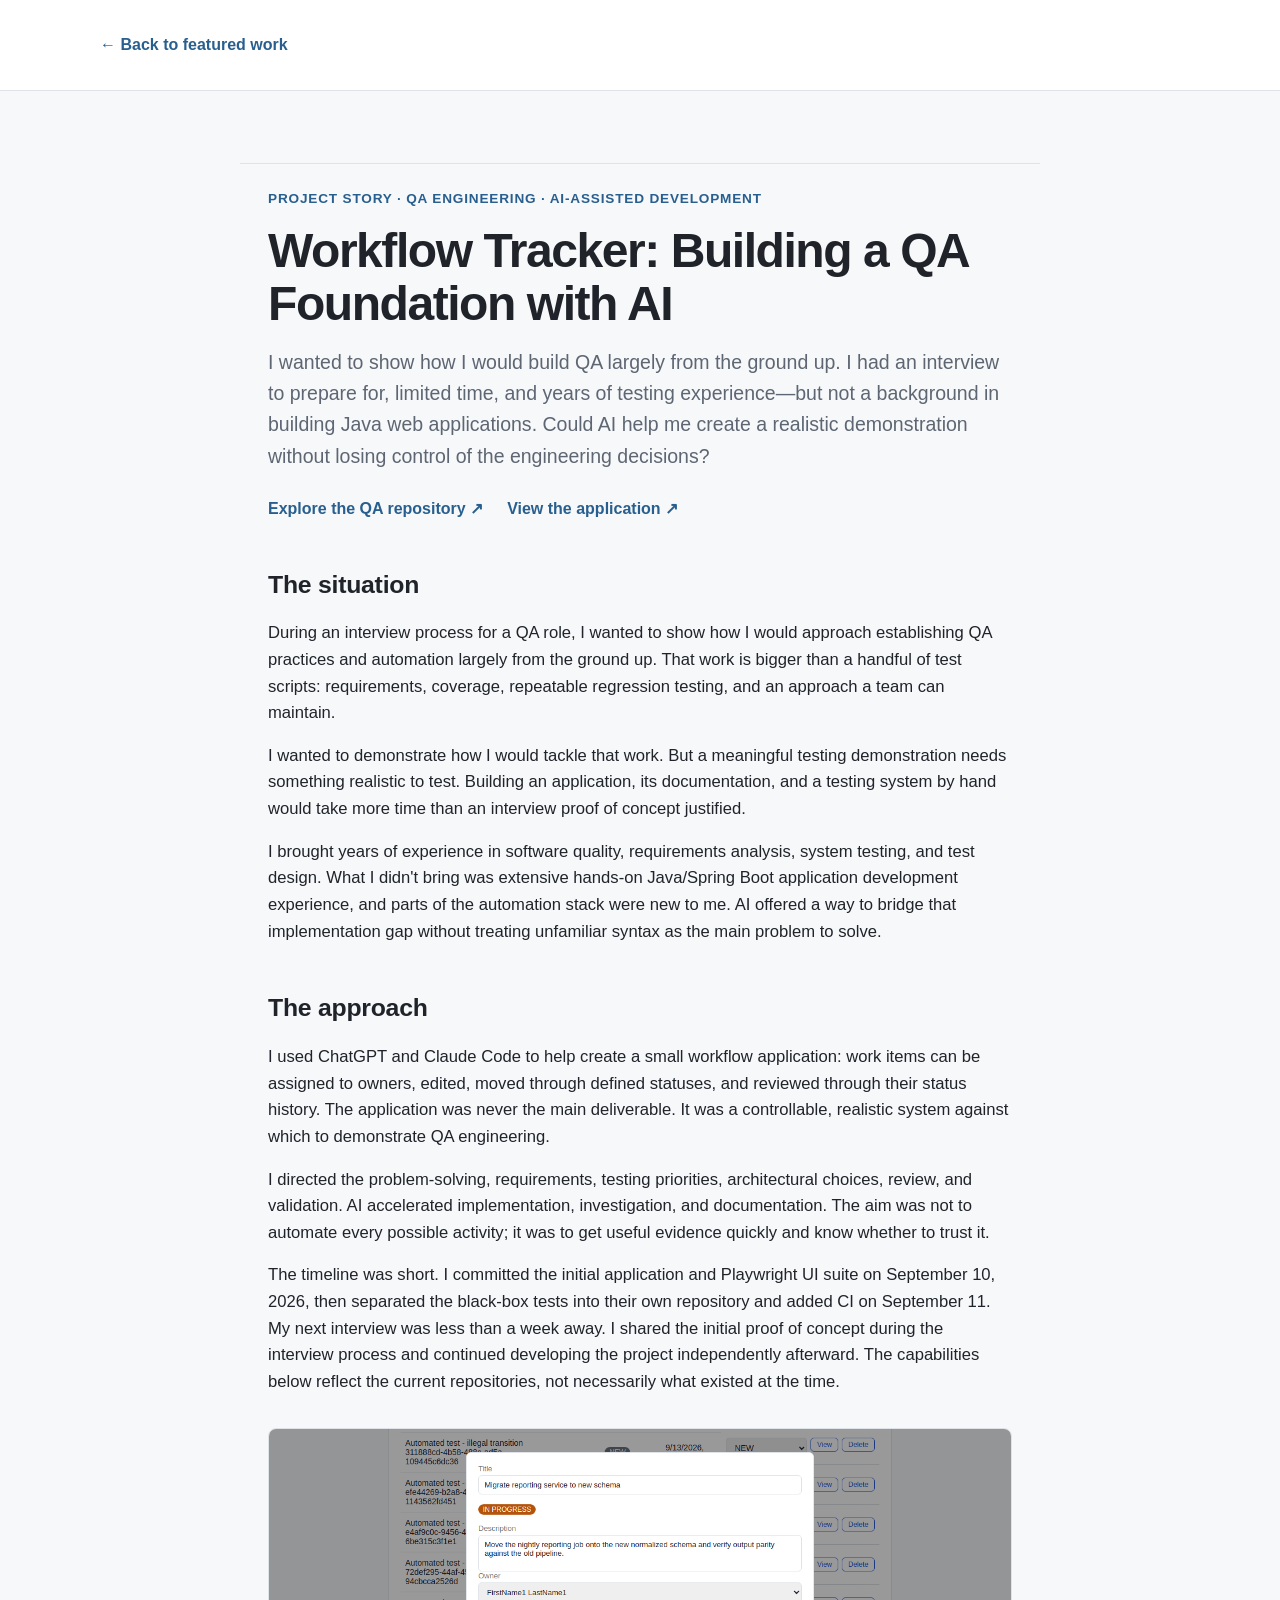
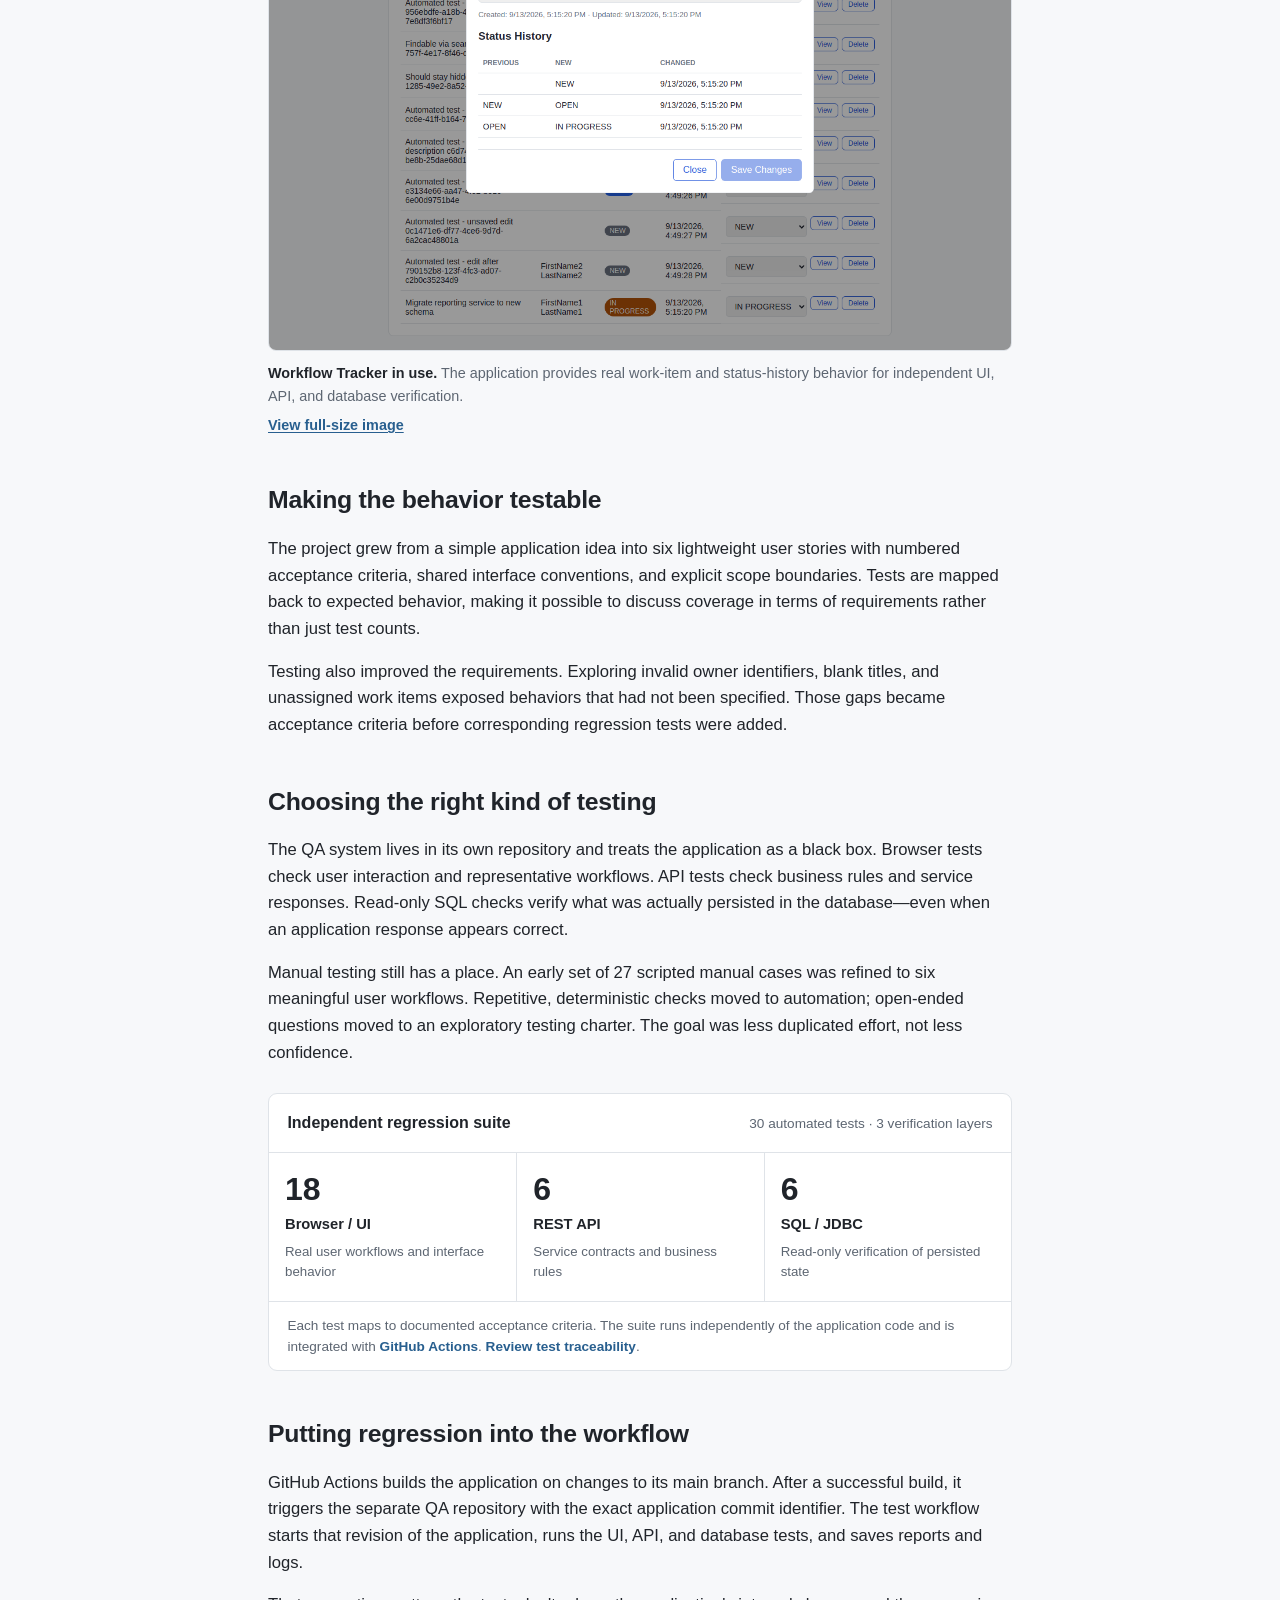
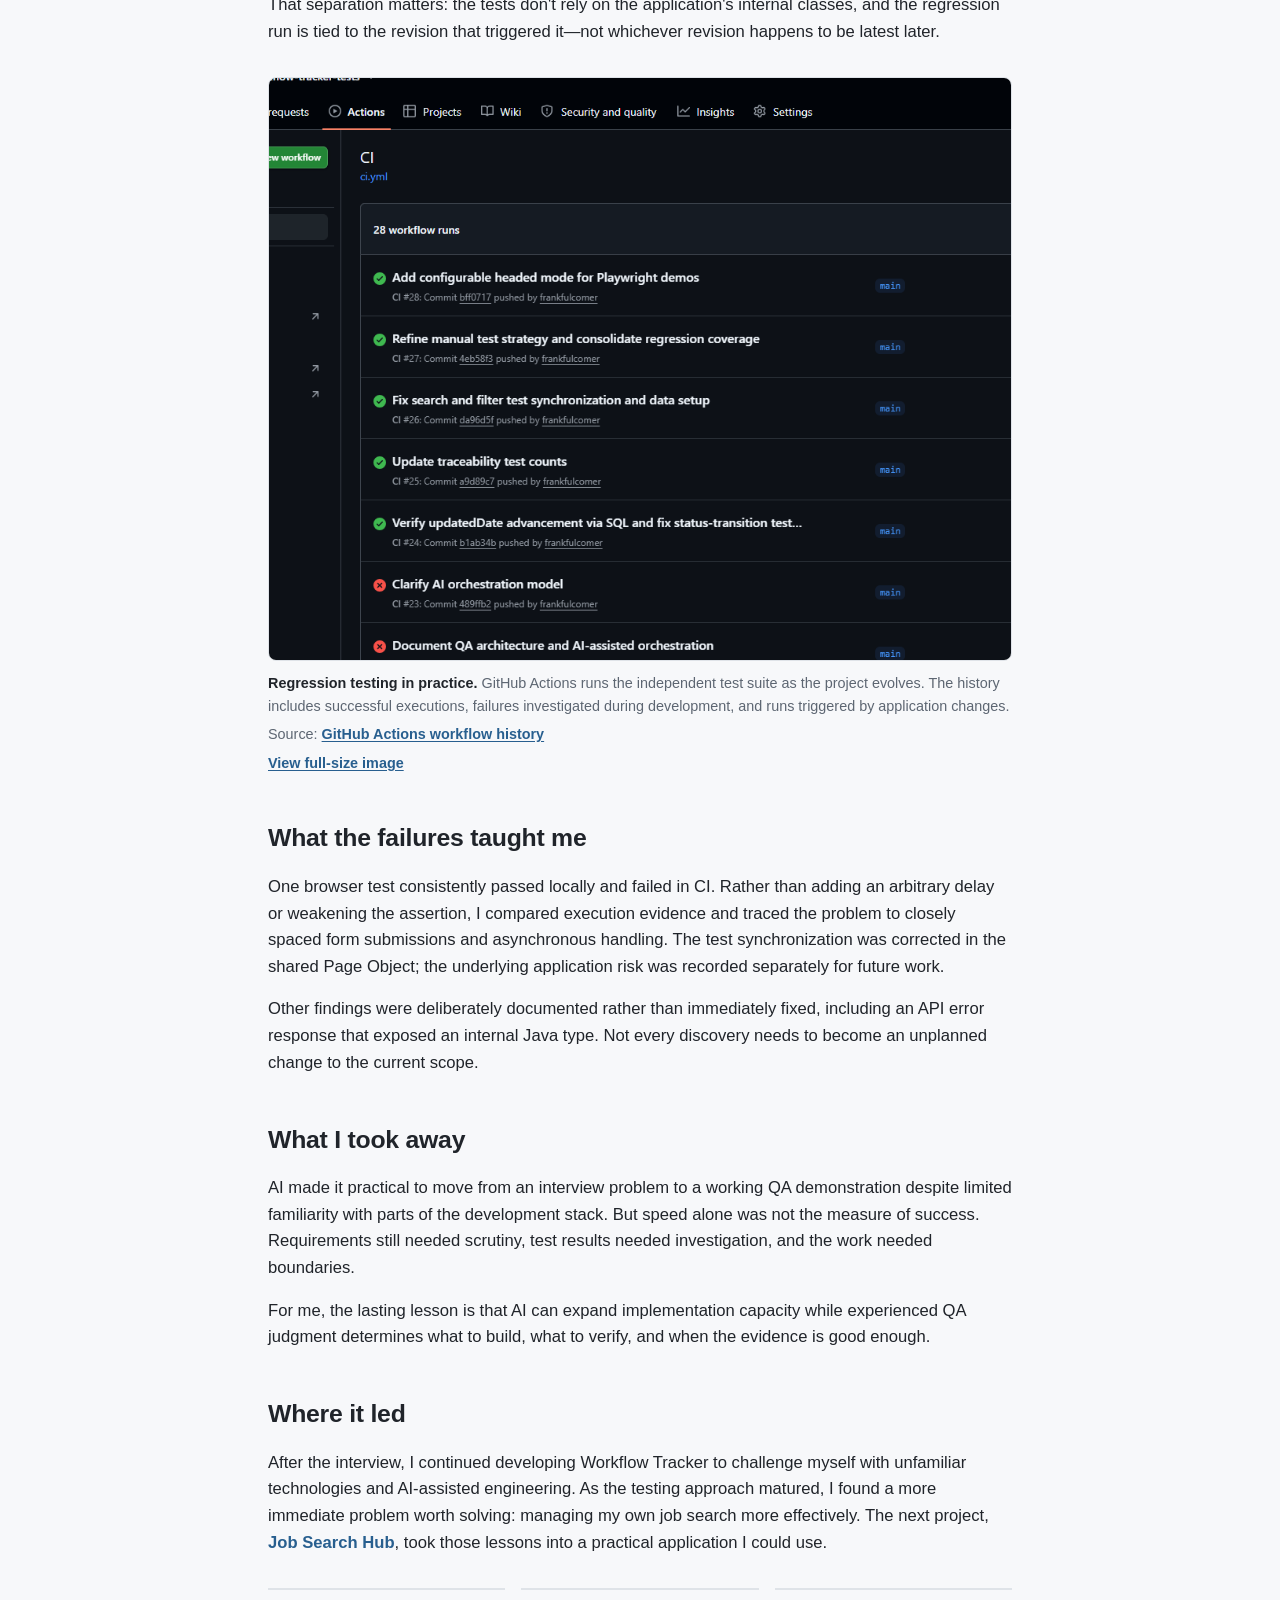
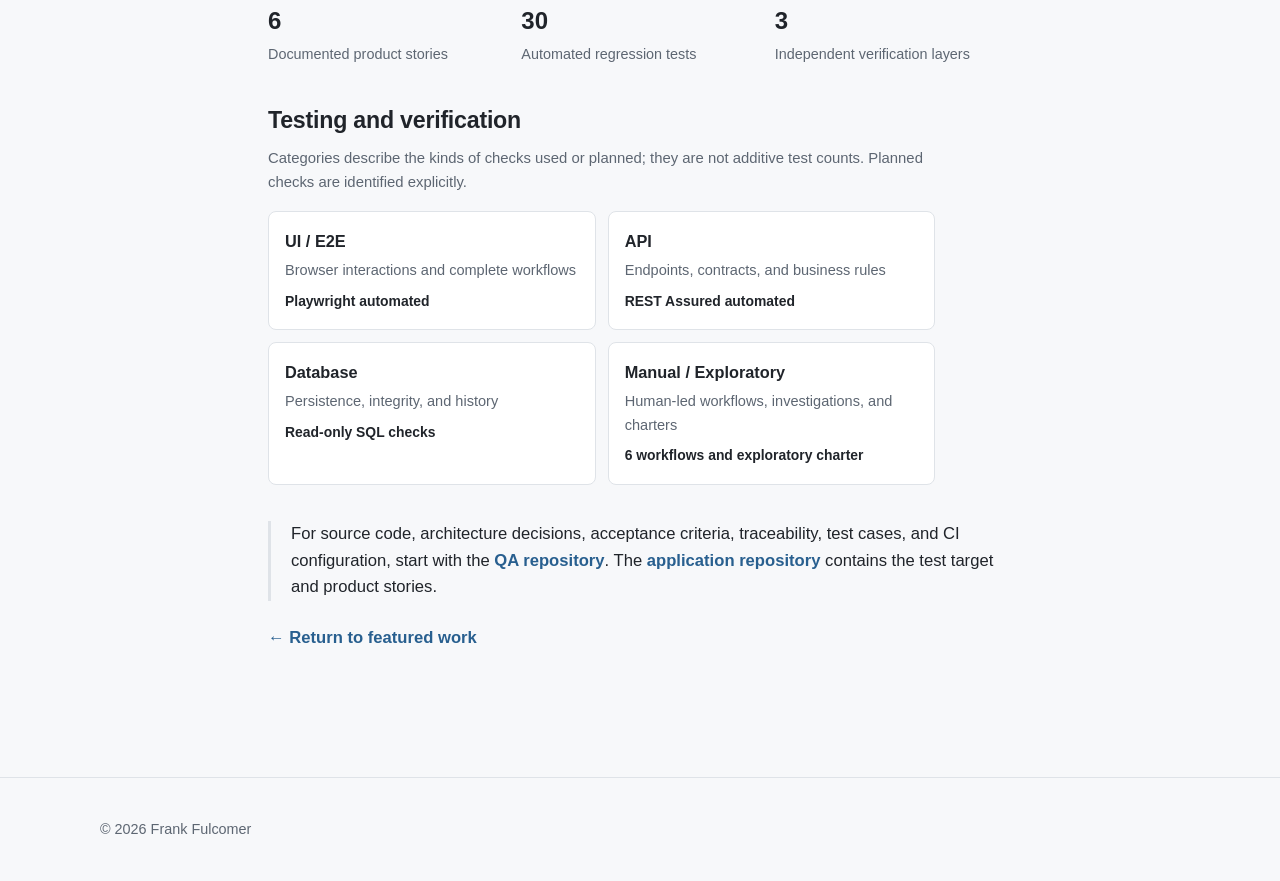
<file: workflow-tracker.html>
<!DOCTYPE html>
<html lang="en">
<head>
<meta charset="UTF-8">
<meta name="viewport" content="width=device-width, initial-scale=1">
<title>Workflow Tracker | Frank Fulcomer</title>
<meta name="description" content="How an experienced QA engineer used AI-assisted development to establish requirements, layered test automation, and CI around a realistic application.">
<link rel="canonical" href="https://frankfulcomer.me/workflow-tracker.html">
<link rel="icon" href="favicon.png" type="image/png">
<link rel="stylesheet" href="styles.css?v=efc245d">
<style>
.project-story{max-width:800px;margin:auto}.project-story h1{font-size:clamp(2rem,4vw,3rem)}.project-story h2{margin-top:2.7rem;font-size:1.55rem}.project-story p,.project-story li{font-size:1.04rem}.project-story p{margin:1rem 0}.project-story .lede{font-size:1.22rem;color:var(--muted)}.project-story .eyebrow{color:var(--accent);font-weight:700;letter-spacing:.06em;text-transform:uppercase;font-size:.85rem}.project-story .repo-links{display:flex;gap:1.5rem;flex-wrap:wrap;margin:1.5rem 0 2.5rem}.project-story .detail{border-left:3px solid var(--border);padding-left:1.25rem}.project-story .facts{display:grid;grid-template-columns:repeat(3,1fr);gap:1rem;margin:2rem 0}.project-story .facts div{border-top:2px solid var(--border);padding-top:.75rem}.project-story .facts strong{display:block;font-size:1.5rem}.project-story .facts span{color:var(--muted);font-size:.9rem}@media(max-width:600px){.project-story .facts{grid-template-columns:1fr}}
</style>
<style>.test-breakdown{margin:2.25rem 0}.test-breakdown h2{font-size:1.45rem;margin:0 0 .5rem}.test-breakdown .test-note{color:var(--muted);font-size:.93rem;margin:0 0 1rem}.test-breakdown-grid{display:grid;grid-template-columns:repeat(2,minmax(0,1fr));gap:.75rem}.test-breakdown-item{padding:1rem;border:1px solid var(--border);border-radius:8px;background:var(--surface)}.test-breakdown-item h3{font-size:1.02rem;margin:0 0 .3rem}.test-breakdown-item p{margin:0 0 .35rem;font-size:.91rem;color:var(--muted)}.test-breakdown-item .test-evidence{color:var(--text);font-size:.87rem;font-weight:600}@media(max-width:650px){.test-breakdown-grid{grid-template-columns:1fr}}</style><style>
/* Real project evidence image */
.project-visual{margin:2rem 0 2.25rem;max-width:100%}.project-visual a{display:block;border:1px solid var(--border);border-radius:8px;overflow:hidden;background:var(--surface)}.project-visual img{display:block;width:100%;height:auto;object-fit:contain}.project-visual figcaption{margin-top:.7rem;font-size:.9rem;line-height:1.6;color:var(--muted)}.project-visual figcaption strong{color:var(--text)}.project-visual a:focus-visible{outline:3px solid var(--accent);outline-offset:3px}
</style><style>
/* Verified QA evidence: readable without knowing the test tools */
.qa-evidence-visual{margin:1.7rem 0 2rem;border:1px solid var(--border);border-radius:9px;overflow:hidden;background:#fff}.qa-evidence-head{display:flex;justify-content:space-between;gap:.8rem;align-items:baseline;padding:1rem 1.15rem;border-bottom:1px solid var(--border)}.qa-evidence-head strong{font-size:1rem}.qa-evidence-head span{font-size:.85rem;color:var(--muted)}.qa-evidence-layers{display:grid;grid-template-columns:repeat(3,minmax(0,1fr))}.qa-evidence-layers>div{padding:1.2rem 1rem;display:flex;flex-direction:column;gap:.35rem}.qa-evidence-layers>div+div{border-left:1px solid var(--border)}.qa-evidence-layers strong{font-size:2rem;line-height:1.1;color:var(--text)}.qa-evidence-layers b{font-size:.92rem}.qa-evidence-layers span{font-size:.83rem;line-height:1.5;color:var(--muted)}.qa-evidence-visual figcaption{padding:.8rem 1.15rem;border-top:1px solid var(--border);font-size:.85rem;line-height:1.55;color:var(--muted)}@media(max-width:620px){.qa-evidence-head{flex-direction:column;gap:.25rem}.qa-evidence-layers{grid-template-columns:1fr}.qa-evidence-layers>div+div{border-left:0;border-top:1px solid var(--border)}}
</style><style>.project-visual-source{display:block;margin-top:.35rem}.project-visual figcaption .project-visual-source a{display:inline;border:0;border-radius:0;background:none;padding:0;overflow:visible;text-decoration:underline;text-underline-offset:2px}</style><style>.project-visual figcaption a{display:inline;border:0;border-radius:0;background:none;overflow:visible;text-decoration:underline;text-underline-offset:2px}</style></head>
<body>
<a class="skip-link" href="#main">Skip to main content</a>
<header class="hero" style="padding:2rem 0"><div class="container"><a href="/#work">← Back to featured work</a></div></header>
<main id="main" class="section"><div class="container"><div class="project-story">
<p class="eyebrow">Project story · QA engineering · AI-assisted development</p>
<h1>Workflow Tracker: Building a QA Foundation with AI</h1>
<p class="lede">I wanted to show how I would build QA largely from the ground up. I had an interview to prepare for, limited time, and years of testing experience—but not a background in building Java web applications. Could AI help me create a realistic demonstration without losing control of the engineering decisions?</p>
<div class="repo-links"><a href="https://github.com/frankfulcomer/workflow-tracker-tests">Explore the QA repository ↗</a><a href="https://github.com/frankfulcomer/workflow-tracker">View the application ↗</a></div>
<h2>The situation</h2>
<p>During an interview process for a QA role, I wanted to show how I would approach establishing QA practices and automation largely from the ground up. That work is bigger than a handful of test scripts: requirements, coverage, repeatable regression testing, and an approach a team can maintain.</p>
<p>I wanted to demonstrate how I would tackle that work. But a meaningful testing demonstration needs something realistic to test. Building an application, its documentation, and a testing system by hand would take more time than an interview proof of concept justified.</p>
<p>I brought years of experience in software quality, requirements analysis, system testing, and test design. What I didn't bring was extensive hands-on Java/Spring Boot application development experience, and parts of the automation stack were new to me. AI offered a way to bridge that implementation gap without treating unfamiliar syntax as the main problem to solve.</p>
<h2>The approach</h2>
<p>I used ChatGPT and Claude Code to help create a small workflow application: work items can be assigned to owners, edited, moved through defined statuses, and reviewed through their status history. The application was never the main deliverable. It was a controllable, realistic system against which to demonstrate QA engineering.</p>
<p>I directed the problem-solving, requirements, testing priorities, architectural choices, review, and validation. AI accelerated implementation, investigation, and documentation. The aim was not to automate every possible activity; it was to get useful evidence quickly and know whether to trust it.</p>
<p>The timeline was short. I committed the initial application and Playwright UI suite on September 10, 2026, then separated the black-box tests into their own repository and added CI on September 11. My next interview was less than a week away. I shared the initial proof of concept during the interview process and continued developing the project independently afterward. The capabilities below reflect the current repositories, not necessarily what existed at the time.</p>

<figure class="project-visual"><a href="workflow-tracker-application.png" target="_blank" rel="noopener noreferrer" aria-label="View full-size Workflow Tracker application screenshot"><img src="workflow-tracker-application.png" alt="Workflow Tracker application showing work items and a detail view with status history" width="1280" height="900" loading="lazy" decoding="async"></a><figcaption><strong>Workflow Tracker in use.</strong> The application provides real work-item and status-history behavior for independent UI, API, and database verification.  <span class="project-visual-source"><a href="workflow-tracker-application.png" target="_blank" rel="noopener noreferrer">View full-size image</a></span></figcaption></figure>
<h2>Making the behavior testable</h2>
<p>The project grew from a simple application idea into six lightweight user stories with numbered acceptance criteria, shared interface conventions, and explicit scope boundaries. Tests are mapped back to expected behavior, making it possible to discuss coverage in terms of requirements rather than just test counts.</p>
<p>Testing also improved the requirements. Exploring invalid owner identifiers, blank titles, and unassigned work items exposed behaviors that had not been specified. Those gaps became acceptance criteria before corresponding regression tests were added.</p>
<h2>Choosing the right kind of testing</h2>
<p>The QA system lives in its own repository and treats the application as a black box. Browser tests check user interaction and representative workflows. API tests check business rules and service responses. Read-only SQL checks verify what was actually persisted in the database—even when an application response appears correct.</p>
<p>Manual testing still has a place. An early set of 27 scripted manual cases was refined to six meaningful user workflows. Repetitive, deterministic checks moved to automation; open-ended questions moved to an exploratory testing charter. The goal was less duplicated effort, not less confidence.</p>
<figure class="qa-evidence-visual" aria-label="Workflow Tracker regression suite breakdown"><div class="qa-evidence-head"><strong>Independent regression suite</strong><span>30 automated tests · 3 verification layers</span></div><div class="qa-evidence-layers"><div><strong>18</strong><b>Browser / UI</b><span>Real user workflows and interface behavior</span></div><div><strong>6</strong><b>REST API</b><span>Service contracts and business rules</span></div><div><strong>6</strong><b>SQL / JDBC</b><span>Read-only verification of persisted state</span></div></div><figcaption>Each test maps to documented acceptance criteria. The suite runs independently of the application code and is integrated with <a href="https://github.com/frankfulcomer/workflow-tracker-tests/actions/workflows/ci.yml">GitHub Actions</a>. <a href="https://github.com/frankfulcomer/workflow-tracker-tests/blob/main/docs/traceability.md">Review test traceability</a>.</figcaption></figure>
<h2>Putting regression into the workflow</h2>
<p>GitHub Actions builds the application on changes to its main branch. After a successful build, it triggers the separate QA repository with the exact application commit identifier. The test workflow starts that revision of the application, runs the UI, API, and database tests, and saves reports and logs.</p>
<p>That separation matters: the tests don't rely on the application's internal classes, and the regression run is tied to the revision that triggered it—not whichever revision happens to be latest later.</p>
<figure class="project-visual"><a href="workflow-tracker-ci-history.png" target="_blank" rel="noopener noreferrer" aria-label="View full-size GitHub Actions CI run history"><img src="workflow-tracker-ci-history.png" alt="GitHub Actions CI run history for Workflow Tracker tests showing repeated successful executions alongside failures during development" width="945" height="740" loading="lazy" decoding="async"></a><figcaption><strong>Regression testing in practice.</strong> GitHub Actions runs the independent test suite as the project evolves. The history includes successful executions, failures investigated during development, and runs triggered by application changes. <span class="project-visual-source">Source: <a href="https://github.com/frankfulcomer/workflow-tracker-tests/actions/workflows/ci.yml">GitHub Actions workflow history</a></span> <span class="project-visual-source"><a href="workflow-tracker-ci-history.png" target="_blank" rel="noopener noreferrer">View full-size image</a></span></figcaption></figure>
<h2>What the failures taught me</h2>
<p>One browser test consistently passed locally and failed in CI. Rather than adding an arbitrary delay or weakening the assertion, I compared execution evidence and traced the problem to closely spaced form submissions and asynchronous handling. The test synchronization was corrected in the shared Page Object; the underlying application risk was recorded separately for future work.</p>
<p>Other findings were deliberately documented rather than immediately fixed, including an API error response that exposed an internal Java type. Not every discovery needs to become an unplanned change to the current scope.</p>
<h2>What I took away</h2>
<p>AI made it practical to move from an interview problem to a working QA demonstration despite limited familiarity with parts of the development stack. But speed alone was not the measure of success. Requirements still needed scrutiny, test results needed investigation, and the work needed boundaries.</p>
<p>For me, the lasting lesson is that AI can expand implementation capacity while experienced QA judgment determines what to build, what to verify, and when the evidence is good enough.</p>
<h2>Where it led</h2><p>After the interview, I continued developing Workflow Tracker to challenge myself with unfamiliar technologies and AI-assisted engineering. As the testing approach matured, I found a more immediate problem worth solving: managing my own job search more effectively. The next project, <a href="job-search-hub.html">Job Search Hub</a>, took those lessons into a practical application I could use.</p>
<div class="facts" aria-label="Project results"><div><strong>6</strong><span>Documented product stories</span></div><div><strong>30</strong><span>Automated regression tests</span></div><div><strong>3</strong><span>Independent verification layers</span></div></div><section class="test-breakdown" aria-label="Testing and verification"><h2>Testing and verification</h2><p class="test-note">Categories describe the kinds of checks used or planned; they are not additive test counts. Planned checks are identified explicitly.</p><div class="test-breakdown-grid"><div class="test-breakdown-item"><h3>UI / E2E</h3><p>Browser interactions and complete workflows</p><span class="test-evidence">Playwright automated</span></div><div class="test-breakdown-item"><h3>API</h3><p>Endpoints, contracts, and business rules</p><span class="test-evidence">REST Assured automated</span></div><div class="test-breakdown-item"><h3>Database</h3><p>Persistence, integrity, and history</p><span class="test-evidence">Read-only SQL checks</span></div><div class="test-breakdown-item"><h3>Manual / Exploratory</h3><p>Human-led workflows, investigations, and charters</p><span class="test-evidence">6 workflows and exploratory charter</span></div></div></section>
<p class="detail">For source code, architecture decisions, acceptance criteria, traceability, test cases, and CI configuration, start with the <a href="https://github.com/frankfulcomer/workflow-tracker-tests">QA repository</a>. The <a href="https://github.com/frankfulcomer/workflow-tracker">application repository</a> contains the test target and product stories.</p>
<p class="back-to-top"><a href="/#work">← Return to featured work</a></p>
</div></div></main>
<footer><div class="container footer-inner"><p class="footer-note">© 2026 Frank Fulcomer</p></div></footer>
</body></html>
</file>
<file: styles.css>
:root {
    --background: #f7f8fa;
    --surface: #ffffff;
    --text: #20242a;
    --muted: #5d6672;
    --accent: #285f8f;
    --border: #dfe3e8;
    --max-width: 1080px;

    --dark-bg: #151a23;
    --dark-text: #eef1f5;
    --dark-muted: #9aa5b3;
    --dark-accent: #86b6e3;
    --dark-border: #2b3341;
}

* {
    box-sizing: border-box;
}

@media (prefers-reduced-motion: no-preference) {
    html {
        scroll-behavior: smooth;
    }
}

body {
    margin: 0;
    font-family:
        -apple-system,
        BlinkMacSystemFont,
        "Segoe UI",
        Roboto,
        Helvetica,
        Arial,
        sans-serif;
    line-height: 1.6;
    color: var(--text);
    background: var(--background);
}

.container {
    width: min(90%, var(--max-width));
    margin: 0 auto;
}

/* Skip link */

.skip-link {
    position: absolute;
    top: 0;
    left: -9999px;
    z-index: 100;
    padding: 0.75rem 1.25rem;
    background: var(--accent);
    color: #fff;
    font-weight: 600;
    border-radius: 0 0 8px 0;
}

.skip-link:focus {
    left: 0;
}

/* Focus visibility */

a:focus-visible,
.skip-link:focus-visible {
    outline: 2px solid var(--accent);
    outline-offset: 3px;
}

.section-dark a:focus-visible {
    outline-color: var(--dark-accent);
}

/* Hero */

.hero {
    padding: 5rem 0 4.5rem;
    background: var(--surface);
    border-bottom: 1px solid var(--border);
}

.hero-inner {
    display: flex;
    align-items: center;
    gap: 3rem;
}

.hero-photo {
    flex: none;
    width: clamp(120px, 16vw, 192px);
    height: clamp(120px, 16vw, 192px);
    border-radius: 50%;
    object-fit: cover;
    border: 1px solid var(--border);
    box-shadow: 0 1px 3px rgba(20, 24, 30, 0.08);
}

.hero-text {
    min-width: 0;
}

h1 {
    margin: 0;
    font-size: clamp(2.25rem, 5vw, 3.25rem);
    line-height: 1.1;
    letter-spacing: -0.03em;
}

.title {
    margin: 0.6rem 0 0;
    font-size: clamp(1.1rem, 2.4vw, 1.4rem);
    color: var(--accent);
    font-weight: 600;
}

.intro {
    max-width: 640px;
    margin: 1.25rem 0 1.75rem;
    font-size: 1.05rem;
    color: var(--muted);
}

/* Links */

a {
    color: var(--accent);
    font-weight: 600;
    text-decoration: none;
}

a:hover,
a:focus-visible {
    text-decoration: underline;
}

.profile-nav {
    display: flex;
    gap: 0.75rem;
    flex-wrap: wrap;
}

.profile-nav a {
    display: inline-block;
    min-height: 44px;
    padding: 0.55rem 1.15rem;
    background: var(--surface);
    color: var(--text);
    border: 1px solid var(--border);
    border-radius: 999px;
    font-size: 0.95rem;
    transition:
        border-color 0.15s ease,
        color 0.15s ease;
}

.profile-nav a:hover,
.profile-nav a:focus-visible {
    border-color: var(--accent);
    color: var(--accent);
    text-decoration: none;
}

/* Sections */

.section {
    padding: 4.5rem 0;
    scroll-margin-top: 2rem;
}

.section-dark {
    background: var(--dark-bg);
    color: var(--dark-text);
}

.section-dark h2,
.section-dark h3 {
    color: var(--dark-text);
}

.section-dark .section-lede,
.section-dark p {
    color: var(--dark-muted);
}

.section-dark a {
    color: var(--dark-accent);
}

h2 {
    margin: 0;
    font-size: clamp(1.6rem, 3vw, 2rem);
    letter-spacing: -0.01em;
}

.section-lede {
    margin: 0.75rem 0 2.5rem;
    color: var(--muted);
    font-size: 1.05rem;
}

/* Project & experience cards */

.project-grid,
.experience-grid {
    display: grid;
    grid-template-columns: repeat(auto-fit, minmax(min(100%, 280px), 1fr));
    gap: 1.5rem;
}

article {
    padding: 1.75rem;
    background: var(--surface);
    border: 1px solid var(--border);
    border-radius: 10px;
}

article h3 {
    margin: 0;
    font-size: 1.25rem;
}

.technology {
    margin: 0.4rem 0 1rem;
    color: var(--muted);
    font-size: 0.9rem;
    font-weight: 600;
}

article p {
    margin: 0 0 1rem;
}

.project-grid article > a {
    display: inline-block;
}

.experience-grid article p {
    margin-bottom: 0;
    color: var(--muted);
}

.section-dark article {
    background: var(--dark-bg);
    border-color: var(--dark-border);
}

.section-dark article p {
    color: var(--dark-muted);
}

/* How I Work principles */

.principles-grid {
    display: grid;
    grid-template-columns: repeat(3, minmax(0, 1fr));
    gap: 2rem;
    list-style: none;
    margin: 0;
    padding: 0;
}

.principles-grid li {
    border-top: 2px solid var(--border);
    padding-top: 1rem;
}

.principles-grid h3 {
    margin: 0 0 0.5rem;
    font-size: 1.1rem;
}

.principles-grid p {
    margin: 0;
    color: var(--muted);
}

/* Conductor process */

.process-steps {
    display: grid;
    grid-template-columns: repeat(4, minmax(0, 1fr));
    gap: 2rem;
    list-style: none;
    margin: 0 0 2.5rem;
    padding: 0;
}

.process-steps li {
    border-top: 2px solid var(--dark-border);
    padding-top: 1rem;
}

.step-index {
    display: block;
    font-size: 0.85rem;
    font-weight: 700;
    letter-spacing: 0.08em;
    color: var(--dark-accent);
    margin-bottom: 0.5rem;
}

.process-steps h3 {
    margin: 0 0 0.5rem;
    font-size: 1.1rem;
}

.process-steps p {
    margin: 0;
    font-size: 0.95rem;
}

.section-dark .process-note {
    margin: 0;
    font-size: 1rem;
    color: var(--dark-text);
}

.back-to-top {
    margin: 1.25rem 0 0;
    font-size: 0.9rem;
}

.back-to-top a {
    display: inline-block;
    min-height: 44px;
    padding: 0.5rem 0;
}

/* Footer */

footer {
    padding: 2.5rem 0;
    color: var(--muted);
    border-top: 1px solid var(--border);
}

.footer-inner {
    display: flex;
    flex-direction: column;
    gap: 1rem;
}

footer nav {
    display: flex;
    gap: 1.25rem;
    flex-wrap: wrap;
}

footer nav a {
    display: inline-flex;
    align-items: center;
    min-height: 44px;
}

.footer-note {
    margin: 0;
    font-size: 0.9rem;
}

.footer-contact-note {
    margin: 0;
    font-size: 0.85rem;
    color: var(--muted);
}

/* Responsive */

.experience-grid {
    grid-template-columns: repeat(6, minmax(0, 1fr));
}

.experience-grid > article {
    grid-column: span 2;
}

.experience-grid > article:nth-child(4) {
    grid-column: 2 / span 2;
}

.experience-grid > article:nth-child(5) {
    grid-column: 4 / span 2;
}

@media (max-width: 1100px) {
    .process-steps,
    .principles-grid {
        grid-template-columns: repeat(2, minmax(0, 1fr));
    }

    .experience-grid {
        grid-template-columns: repeat(4, minmax(0, 1fr));
    }

    .experience-grid > article:nth-child(4) {
        grid-column: auto / span 2;
    }

    .experience-grid > article:nth-child(5) {
        grid-column: 2 / span 2;
    }
}

@media (max-width: 600px) {
    .experience-grid,
    .process-steps,
    .principles-grid {
        grid-template-columns: minmax(0, 1fr);
    }

    .experience-grid > article,
    .experience-grid > article:nth-child(4),
    .experience-grid > article:nth-child(5) {
        grid-column: auto;
    }
}

@media (max-width: 680px) {
    .hero {
        padding: 3.5rem 0 3rem;
    }

    .hero-inner {
        flex-direction: column;
        text-align: center;
        gap: 1.75rem;
    }

    .intro {
        margin-left: auto;
        margin-right: auto;
    }

    .profile-nav {
        justify-content: center;
    }

    .section {
        padding: 3rem 0;
    }

    .section-lede {
        margin-left: auto;
        margin-right: auto;
    }

    article {
        padding: 1.25rem;
    }
}


/* Expandable featured-project stories */
.project-story-grid {
    grid-template-columns: repeat(2, minmax(0, 1fr));
    align-items: start;
}
.project-card {
    min-width: 0;
    background: var(--surface);
    border: 1px solid var(--border);
    border-radius: 10px;
    overflow: hidden;
}
.project-card[open] {
    grid-column: 1 / -1;
    border-color: #a8bfce;
}
.project-card summary {
    display: block;
    padding: 1.75rem;
    cursor: pointer;
    list-style: none;
}
.project-card summary::-webkit-details-marker { display: none; }
.project-card summary:focus-visible {
    outline: 3px solid var(--accent);
    outline-offset: -4px;
}
.project-card-heading {
    display: block;
    font-size: 1.25rem;
    font-weight: 700;
    line-height: 1.4;
}
.project-card .technology {
    display: block;
    margin: 0.4rem 0 1rem;
}
.project-summary { display: block; }
.project-toggle {
    display: inline-block;
    margin-top: 1rem;
    color: var(--accent);
    font-weight: 600;
}
.project-card .when-open { display: none; }
.project-card[open] .when-open { display: inline; }
.project-card[open] .when-closed { display: none; }
.project-story {
    border-top: 1px solid var(--border);
    padding: 0.5rem 1.75rem 1.75rem;
    max-width: 100%;
}
.project-story section { max-width: 75ch; }
.project-story h2 {
    margin: 1.8rem 0 0.5rem;
    font-size: 1.3rem;
}
.project-story p { margin: 0 0 1rem; }
.project-story-link { margin-top: 1.75rem !important; }
@media (max-width: 680px) {
    .project-story-grid { grid-template-columns: minmax(0, 1fr); }
    .project-card summary { padding: 1.25rem; }
    .project-story { padding: 0.25rem 1.25rem 1.25rem; }
}

/* Consistent evidence-caption navigation across project stories. */
.project-visual-source { display: block; margin-top: .35rem; }
.project-visual figcaption .project-visual-source a { display: inline; border: 0; border-radius: 0; background: none; overflow: visible; text-decoration: underline; text-underline-offset: 2px; }
</file>
